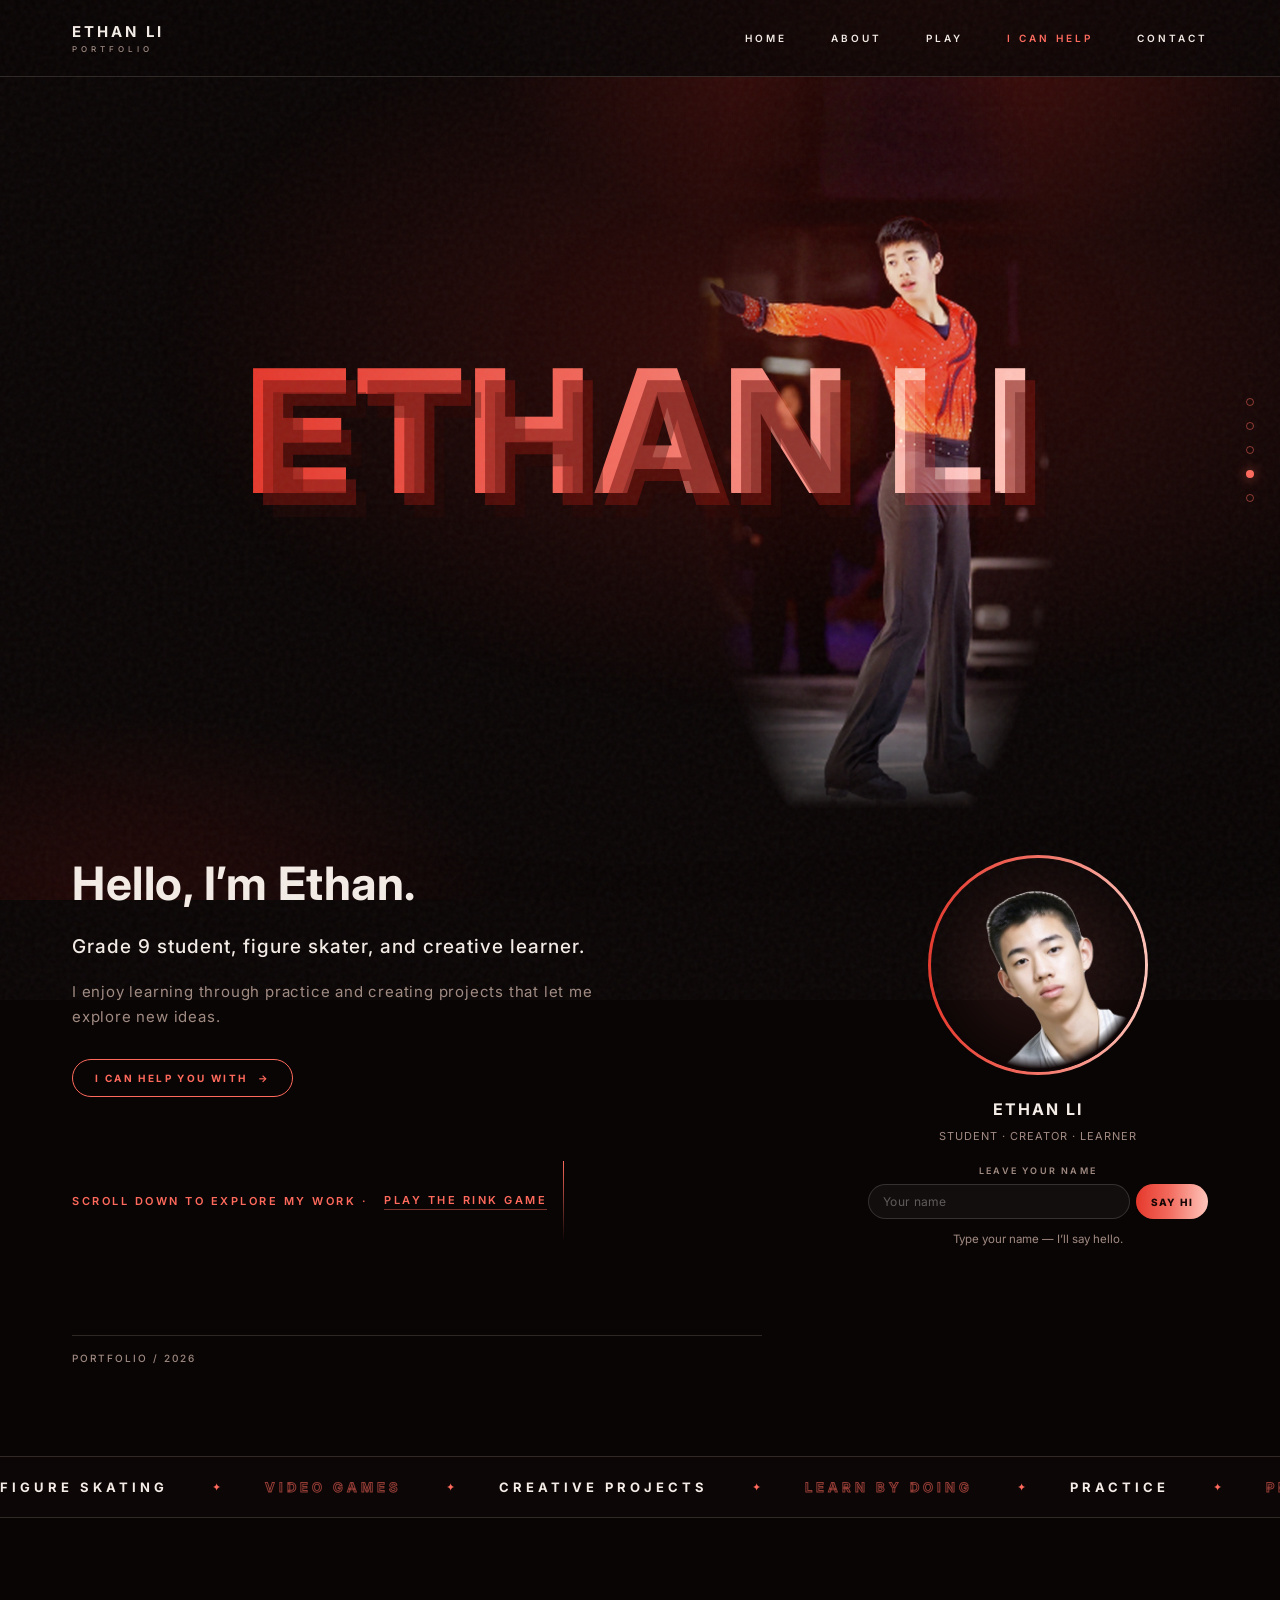
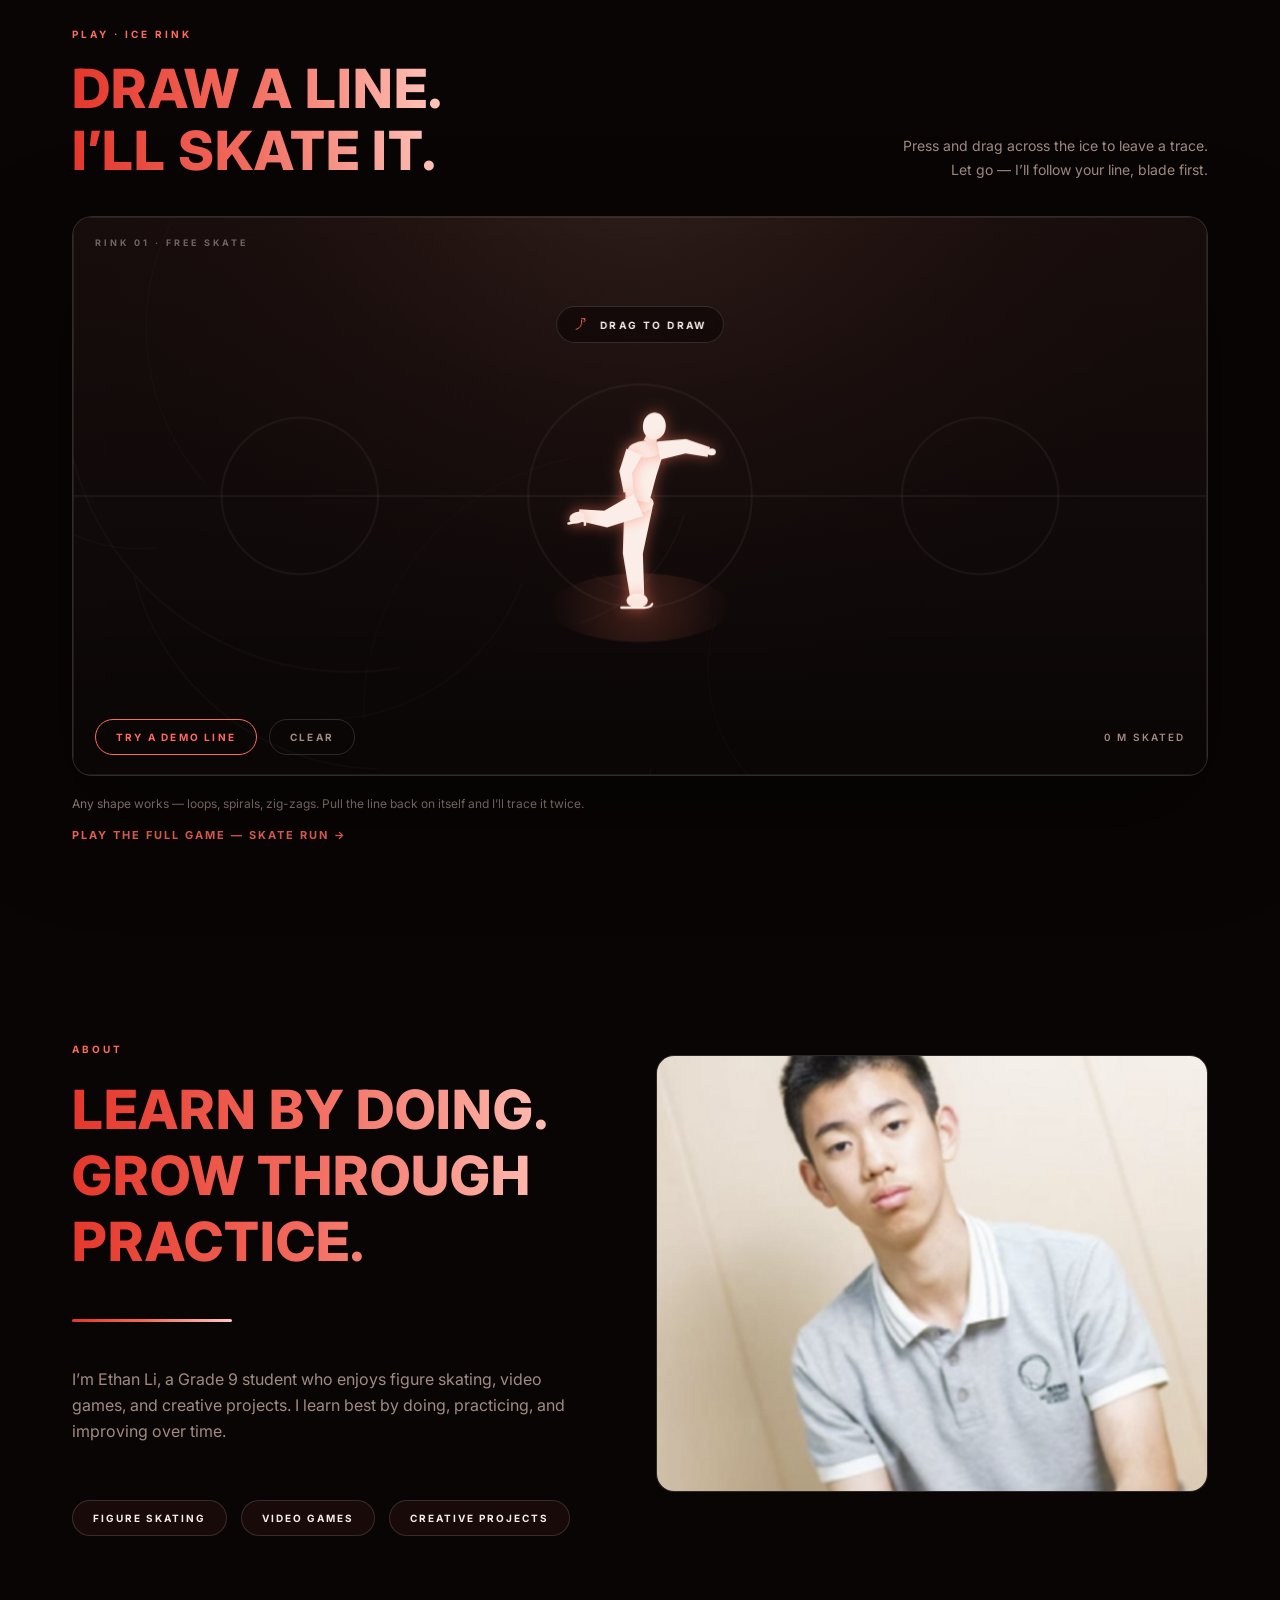
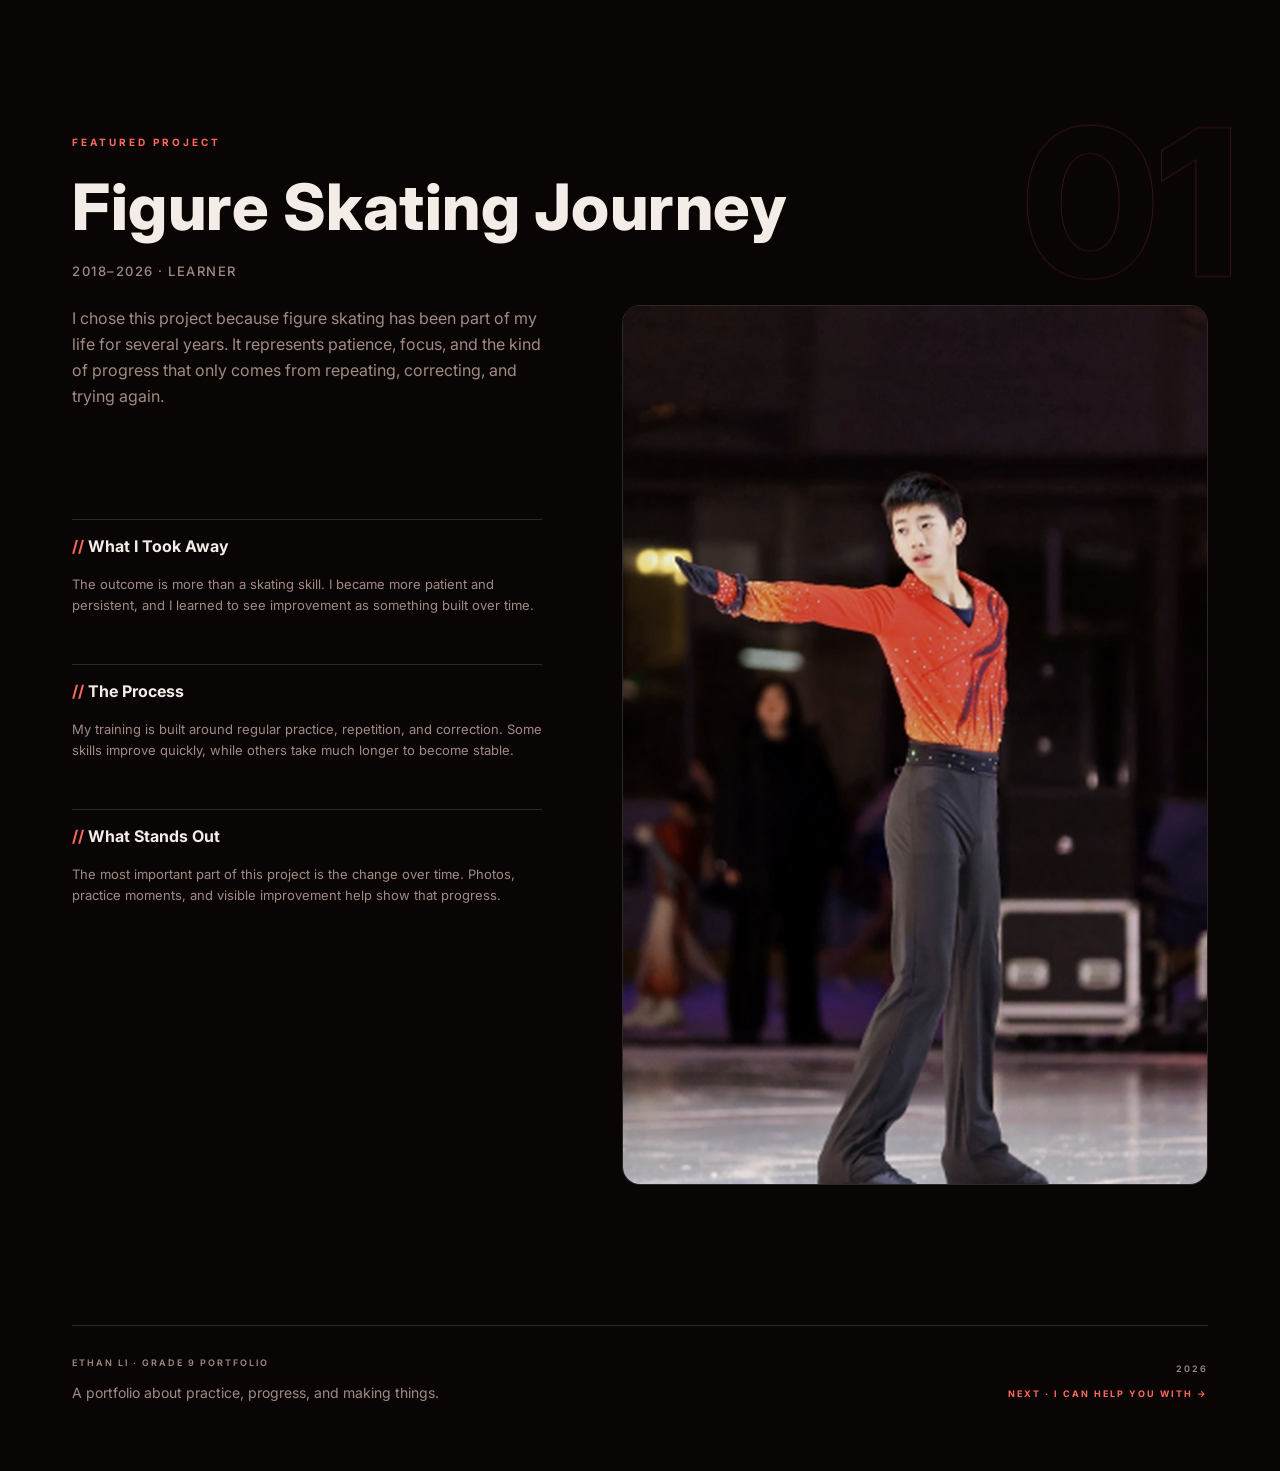
<file: index.html>
<!DOCTYPE html>
<html lang="en">
<head>
<meta charset="UTF-8" />
<meta name="viewport" content="width=device-width, initial-scale=1.0" />
<title>Ethan Li — Portfolio 2026</title>
<meta name="description" content="Portfolio of Ethan Li — Grade 9 student, figure skater and creative learner. Projects about practice, progress, and making things." />
<meta name="theme-color" content="#0A0505" />
<meta name="color-scheme" content="dark" />
<link rel="preconnect" href="https://fonts.googleapis.com" />
<link rel="preconnect" href="https://fonts.gstatic.com" crossorigin />
<link href="https://fonts.googleapis.com/css2?family=Inter:wght@400;500;600;700;800;900&display=swap" rel="stylesheet" />
<link rel="icon" href="data:image/svg+xml,%3Csvg%20xmlns='http://www.w3.org/2000/svg'%20viewBox='0%200%2032%2032'%3E%3Crect%20width='32'%20height='32'%20rx='7'%20fill='%230A0505'/%3E%3Ctext%20x='16'%20y='22'%20font-family='Arial'%20font-size='14'%20font-weight='700'%20text-anchor='middle'%20fill='%23FF6A5C'%3EEL%3C/text%3E%3C/svg%3E" />
<link rel="stylesheet" href="css/style.css" />
</head>
<body>

<div id="loader" aria-hidden="true">
  <div class="loader-name">ETHAN&nbsp;LI</div>
  <div class="loader-bar"><i></i></div>
</div>

<canvas id="particles" aria-hidden="true"></canvas>
<div id="spotlight" aria-hidden="true"></div>
<div id="grain" aria-hidden="true"></div>
<div id="progress" aria-hidden="true"></div>
<div id="cur-dot" aria-hidden="true"></div>
<div id="cur-ring" aria-hidden="true"></div>

<a class="skip-link" href="#about">Skip to content</a>

<header id="home">
  <div class="header-inner">
    <a class="logo" href="#home">ETHAN LI<span class="logo-sub">PORTFOLIO</span></a>
    <nav aria-label="Main">
      <a href="#home">Home</a>
      <a href="#about">About</a>
      <a href="play.html">Play</a>
      <a href="help.html" class="nav-cta">I can help</a>
      <a href="#contact">Contact</a>
    </nav>
  </div>
</header>

<!-- ============ HERO（参考图版：暗底 + 巨幅标题 + 人物抠像叠压） ============ -->
<section class="hero">
  <div class="hero-stage">
    <div class="title-wrap">
      <div class="display-name" aria-hidden="true">ETHAN&nbsp;LI</div>
    </div>
    <img class="hero-cutout" src="images/skater-cutout.png" alt="" fetchpriority="high" />
  </div>
  <div class="wrap hero-copy">
    <div class="hero-grid">
      <div>
        <h1>Hello, I&rsquo;m Ethan.</h1>
        <p class="tagline">Grade 9 student, figure skater, and creative learner.</p>
        <p class="sub">I enjoy learning through practice and creating projects that let me explore new ideas.</p>
        <a class="hero-cta" href="help.html">I can help you with <span aria-hidden="true">&rarr;</span></a>
        <div class="scroll-hint">Scroll down to explore my work &middot; <a href="#skate">play the rink game</a></div>
      </div>
      <aside class="hero-card">
        <div class="avatar-ring"><img src="images/portrait.png" alt="Portrait of Ethan Li" width="440" height="440" /></div>
        <div class="name">ETHAN LI</div>
        <div class="role">Student &middot; Creator &middot; Learner</div>

        <!-- 交互：访客输入名字 → 网页用他的名字打招呼（事件：input / submit） -->
        <form class="greet" id="greet" autocomplete="off">
          <label class="greet-label" for="greet-name">Leave your name</label>
          <div class="greet-row">
            <input class="greet-input" id="greet-name" name="visitor" type="text"
                   maxlength="24" placeholder="Your name" aria-describedby="greet-out" />
            <button class="greet-btn" type="submit">Say hi</button>
          </div>
          <p class="greet-out" id="greet-out" role="status" aria-live="polite">Type your name &mdash; I&rsquo;ll say hello.</p>
        </form>

      </aside>
    </div>
    <div class="hero-foot">
      <hr class="rule" />
      <span>Portfolio / 2026</span>
    </div>
  </div>
</section>

<!-- ============ 跑马灯装饰带（纯装饰） ============ -->
<div class="marquee" aria-hidden="true">
  <div class="marquee-track">
    <span>Figure Skating</span><i>✦</i><span class="ghost-txt">Video Games</span><i>✦</i>
    <span>Creative Projects</span><i>✦</i><span class="ghost-txt">Learn by Doing</span><i>✦</i>
    <span>Practice</span><i>✦</i><span class="ghost-txt">Progress</span><i>✦</i>
    <span>Figure Skating</span><i>✦</i><span class="ghost-txt">Video Games</span><i>✦</i>
    <span>Creative Projects</span><i>✦</i><span class="ghost-txt">Learn by Doing</span><i>✦</i>
    <span>Practice</span><i>✦</i><span class="ghost-txt">Progress</span><i>✦</i>
  </div>
</div>

<!-- ============ 冰场小游戏：画一条线，人物沿着它滑 ============ -->
<section class="rink" id="skate" aria-labelledby="rink-title">
  <div class="wrap">
    <div class="rink-head">
      <div>
        <div class="eyebrow">Play &middot; Ice Rink</div>
        <h2 id="rink-title">DRAW A LINE.<br />I&rsquo;LL SKATE IT.</h2>
      </div>
      <p class="rink-note">
        Press and drag across the ice to leave a trace.<br />
        Let go &mdash; I&rsquo;ll follow your line, blade first.
      </p>
    </div>

    <div class="rink-stage" id="rink-stage">
      <canvas id="rink-canvas" role="img"
              aria-label="An ice rink you can draw on. Drag to draw a line, then watch the skater glide along it."></canvas>

      <div class="rink-plate" aria-hidden="true">Rink 01 &middot; Free skate</div>

      <div class="rink-hint" id="rink-hint" aria-hidden="true">
        <svg viewBox="0 0 28 28"><path d="M5 22C11 20 14 16 14 10V7M14 4.5h5.5m-1.5 0 2 2.5-2 2.5" fill="none" stroke="currentColor" stroke-width="1.6" stroke-linecap="round" stroke-linejoin="round"/></svg>
        <span>Drag to draw</span>
      </div>

      <div class="rink-hud">
        <button class="rink-btn" type="button" id="rink-demo">Try a demo line</button>
        <button class="rink-btn rink-btn--ghost" type="button" id="rink-clear">Clear</button>
        <span class="rink-dist" id="rink-dist">0 m skated</span>
      </div>
    </div>

    <p class="rink-tip">Any shape works &mdash; loops, spirals, zig-zags. Pull the line back on itself and I&rsquo;ll trace it twice.</p>
    <a class="rink-more" href="play.html">Play the full game &mdash; Skate Run &rarr;</a>
  </div>
</section>

<!-- ============ ABOUT ============ -->
<section class="about" id="about" aria-labelledby="about-title">
  <div class="wrap">
    <div class="eyebrow">About</div>
    <div class="about-grid">
      <div>
        <h2 id="about-title">LEARN BY DOING.<br />GROW THROUGH PRACTICE.</h2>
        <div class="bar"></div>
        <p>I&rsquo;m Ethan Li, a Grade 9 student who enjoys figure skating, video games, and creative projects. I learn best by doing, practicing, and improving over time.</p>
        <div class="interests">
          <span>Figure Skating</span>
          <span>Video Games</span>
          <span>Creative Projects</span>
        </div>
      </div>
      <img src="images/about.png" alt="About Ethan" loading="lazy" decoding="async" />
    </div>
  </div>
</section>

<!-- ============ PROJECT 01 ============ -->
<section class="project" id="project-1" aria-labelledby="p1-title">
  <div class="ghost" aria-hidden="true">01</div>
  <div class="wrap">
    <div class="eyebrow">Featured Project</div>
    <h2 id="p1-title">Figure Skating Journey</h2>
    <div class="meta">2018&ndash;2026 &middot; Learner</div>
    <div class="project-layout">
      <div>
        <p class="intro">I chose this project because figure skating has been part of my life for several years. It represents patience, focus, and the kind of progress that only comes from repeating, correcting, and trying again.</p>
        <div class="facts facts--stack">
          <div>
            <h3>What I Took Away</h3>
            <p>The outcome is more than a skating skill. I became more patient and persistent, and I learned to see improvement as something built over time.</p>
          </div>
          <div>
            <h3>The Process</h3>
            <p>My training is built around regular practice, repetition, and correction. Some skills improve quickly, while others take much longer to become stable.</p>
          </div>
          <div>
            <h3>What Stands Out</h3>
            <p>The most important part of this project is the change over time. Photos, practice moments, and visible improvement help show that progress.</p>
          </div>
        </div>
      </div>
      <img class="side-img" src="images/skating.png" alt="Figure skating" loading="lazy" decoding="async" />
    </div>
  </div>
</section>

<!-- ============ FOOTER ============ -->
<footer id="contact">
  <div class="wrap">
    <hr class="rule" />
    <div class="footer-row">
      <div class="footer-left">
        <small>Ethan Li &middot; Grade 9 Portfolio</small>
        <div class="footer-desc">A portfolio about practice, progress, and making things.</div>
      </div>
      <div class="footer-right">
        <small>2026</small>
        <div class="footer-next"><a href="help.html" style="color:inherit;text-decoration:none;">Next &middot; I can help you with &rarr;</a></div>
      </div>
    </div>
  </div>
</footer>

<nav id="rail" aria-label="Sections"></nav>

<script src="js/main.js" defer></script>
<script src="js/fx.js" defer></script>
<script src="js/greet.js" defer></script>
<script src="js/skater.js" defer></script>
<script src="js/skate.js" defer></script>
</body>
</html>
</file>
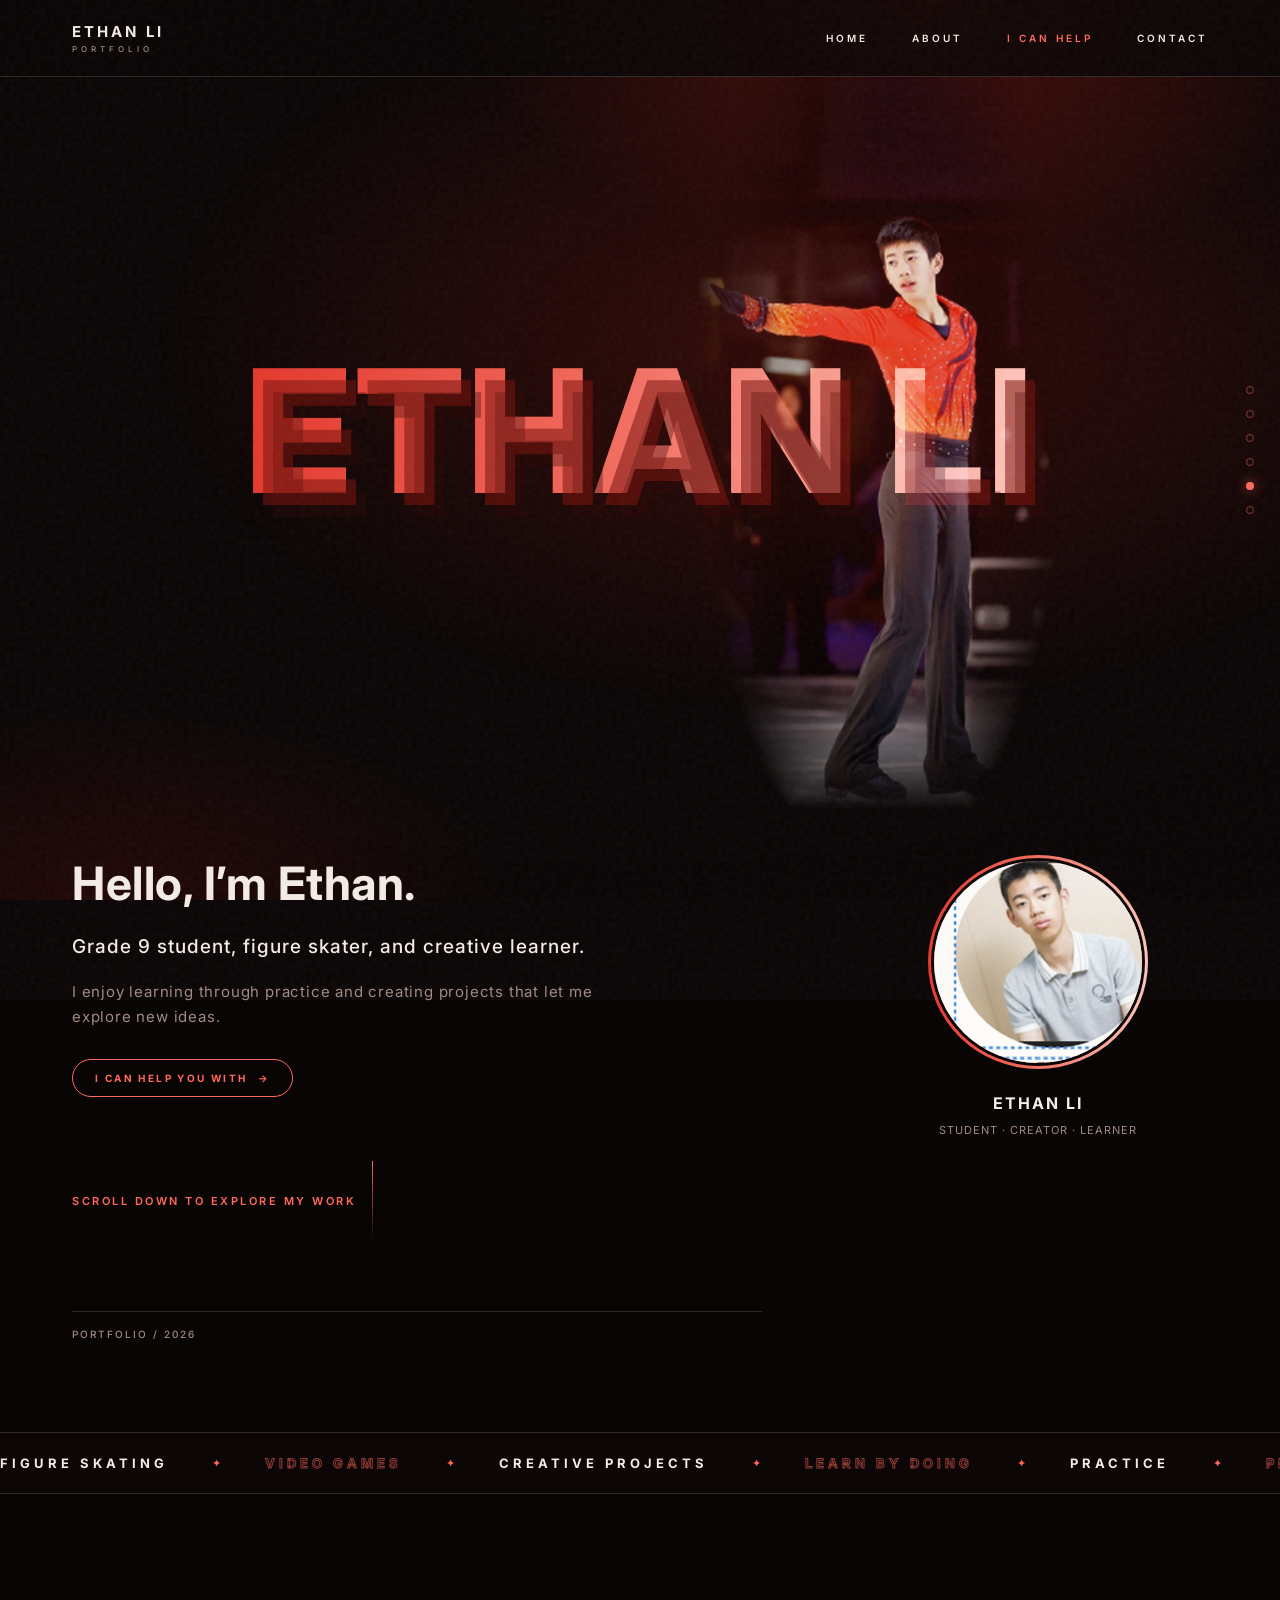
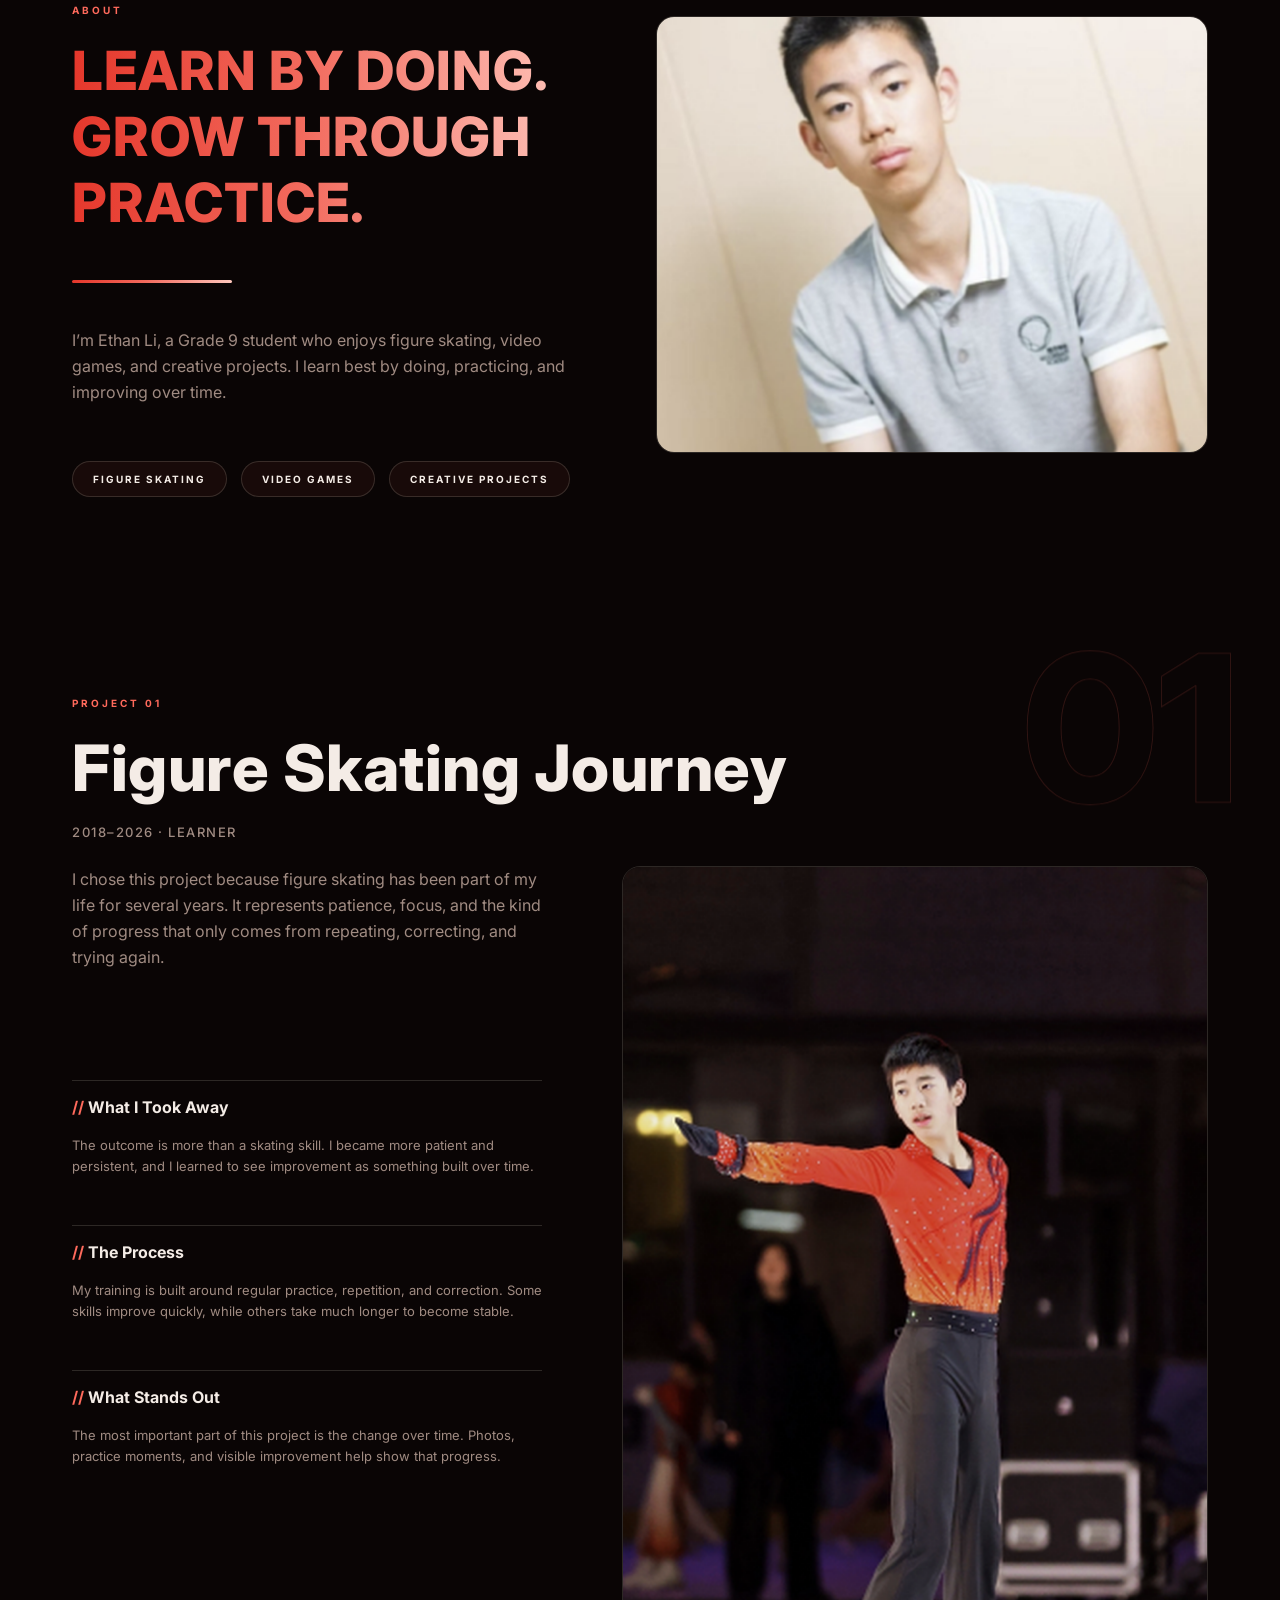
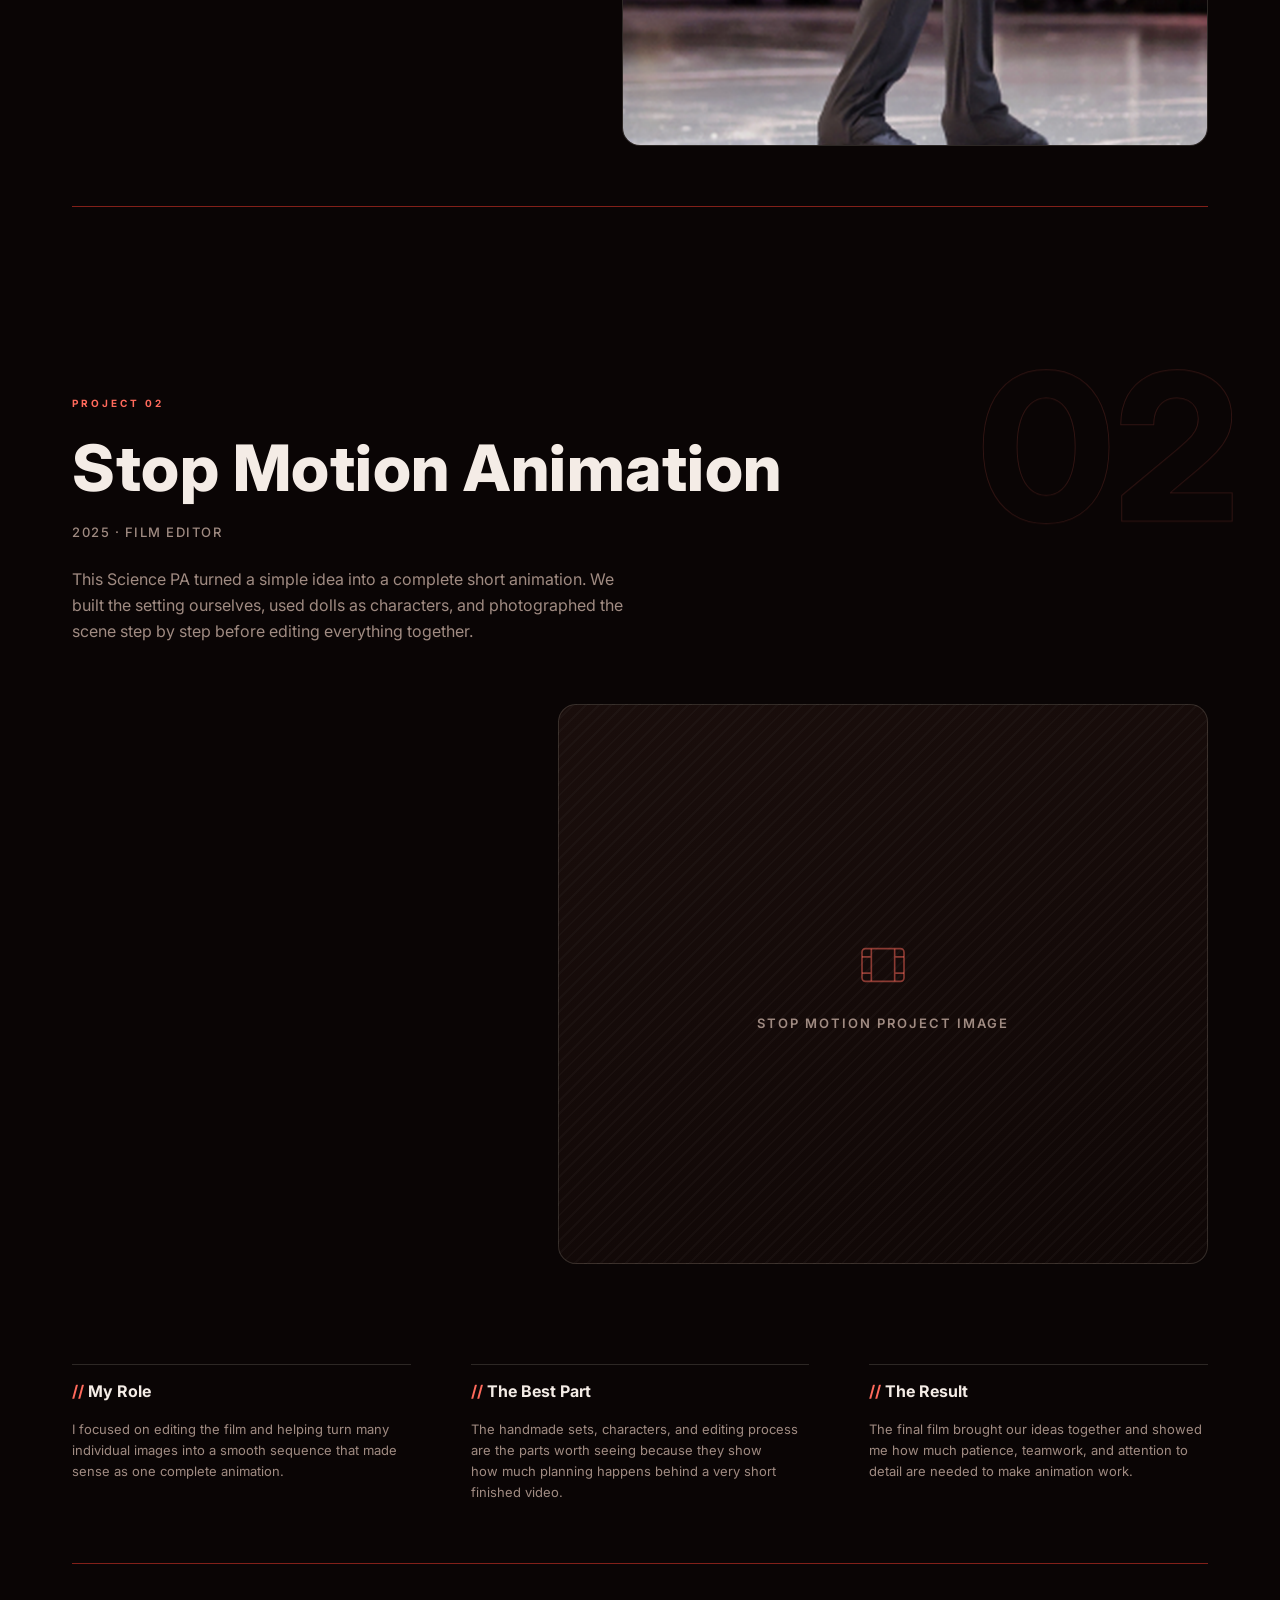
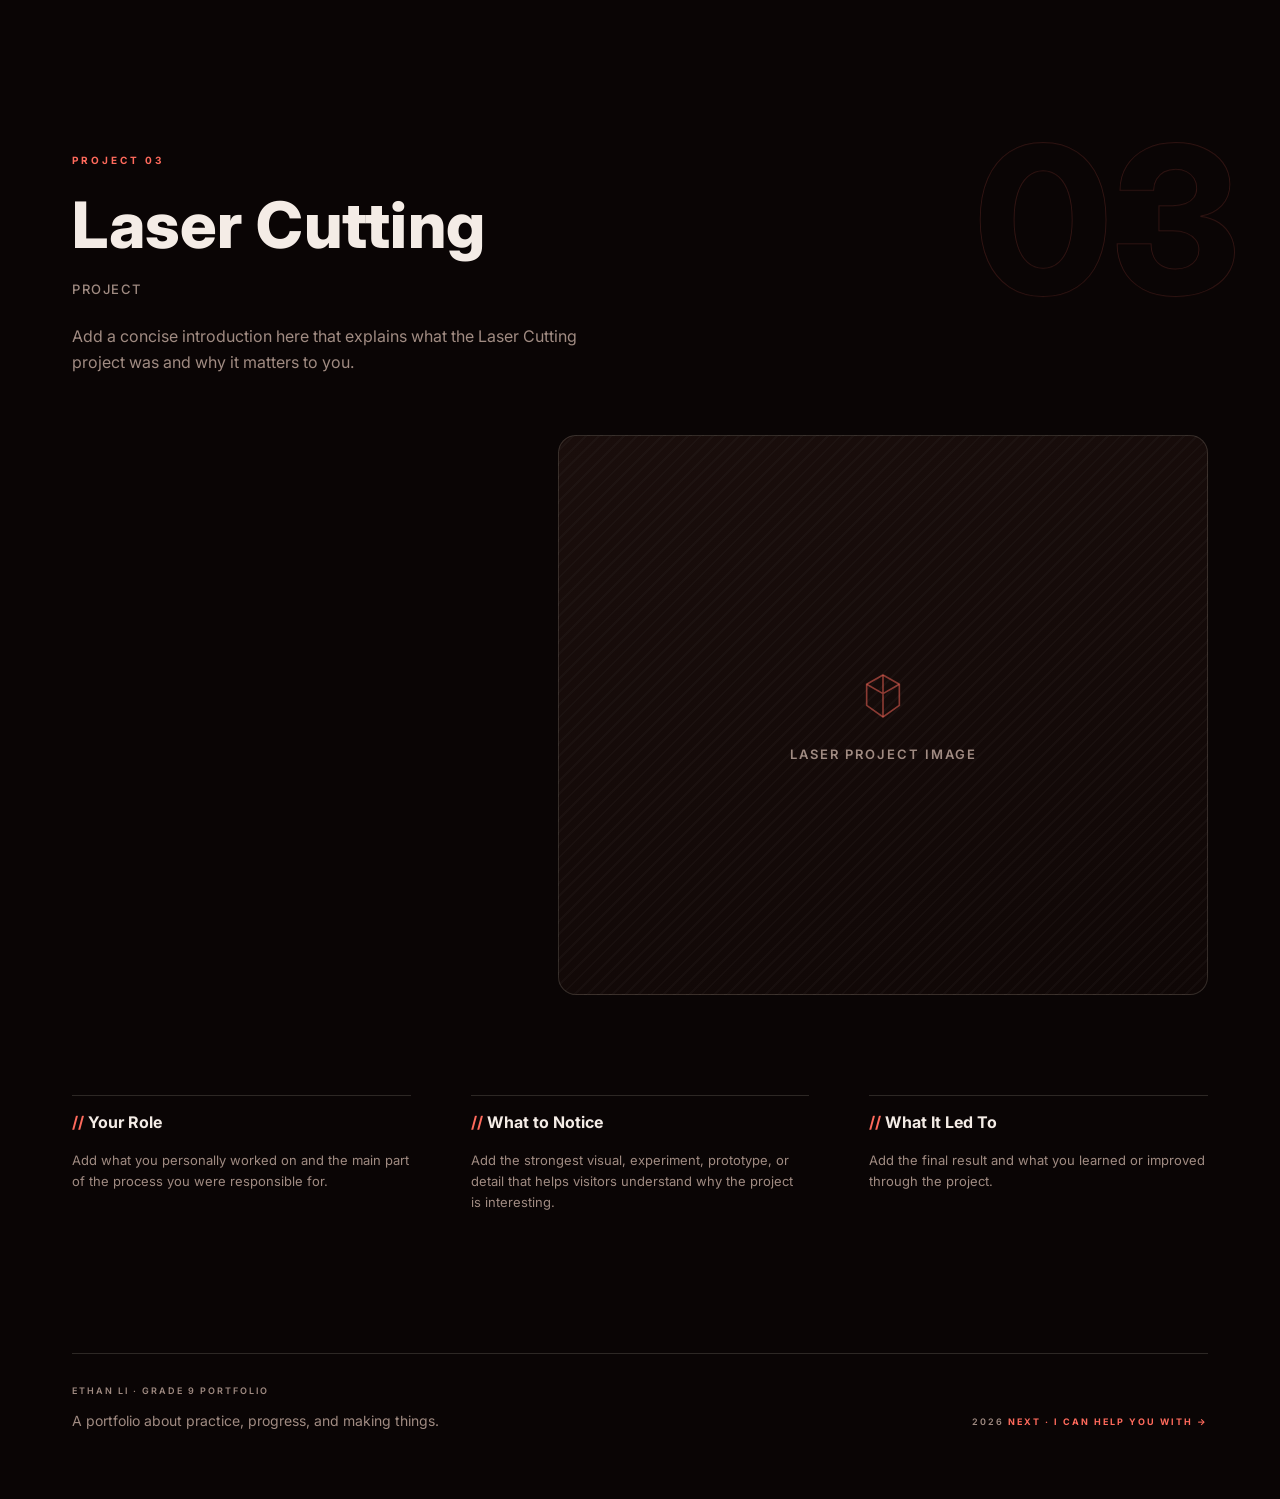
<file: portfolio-figma-assignment/index.html>
<!DOCTYPE html>
<html lang="en">
<head>
<meta charset="UTF-8" />
<meta name="viewport" content="width=device-width, initial-scale=1.0" />
<title>Ethan Li — Portfolio 2026</title>
<meta name="description" content="Portfolio of Ethan Li — Grade 9 student, figure skater and creative learner. Projects about practice, progress, and making things." />
<meta name="theme-color" content="#0A0505" />
<meta name="color-scheme" content="dark" />
<link rel="preconnect" href="https://fonts.googleapis.com" />
<link rel="preconnect" href="https://fonts.gstatic.com" crossorigin />
<link href="https://fonts.googleapis.com/css2?family=Inter:wght@400;500;600;700;800;900&display=swap" rel="stylesheet" />
<link rel="icon" href="data:image/svg+xml,%3Csvg%20xmlns='http://www.w3.org/2000/svg'%20viewBox='0%200%2032%2032'%3E%3Crect%20width='32'%20height='32'%20rx='7'%20fill='%230A0505'/%3E%3Ctext%20x='16'%20y='22'%20font-family='Arial'%20font-size='14'%20font-weight='700'%20text-anchor='middle'%20fill='%23FF6A5C'%3EEL%3C/text%3E%3C/svg%3E" />
<link rel="stylesheet" href="css/style.css" />
</head>
<body>

<div id="loader" aria-hidden="true">
  <div class="loader-name">ETHAN&nbsp;LI</div>
  <div class="loader-bar"><i></i></div>
</div>

<canvas id="particles" aria-hidden="true"></canvas>
<div id="spotlight" aria-hidden="true"></div>
<div id="grain" aria-hidden="true"></div>
<div id="progress" aria-hidden="true"></div>
<div id="cur-dot" aria-hidden="true"></div>
<div id="cur-ring" aria-hidden="true"></div>

<a class="skip-link" href="#about">Skip to content</a>

<header id="home">
  <div class="header-inner">
    <a class="logo" href="#home">ETHAN LI<span class="logo-sub">PORTFOLIO</span></a>
    <nav aria-label="Main">
      <a href="#home">Home</a>
      <a href="#about">About</a>
      <a href="help.html" class="nav-cta">I can help</a>
      <a href="#contact">Contact</a>
    </nav>
  </div>
</header>

<!-- ============ HERO（参考图版：暗底 + 巨幅标题 + 人物抠像叠压） ============ -->
<section class="hero">
  <div class="hero-stage">
    <div class="title-wrap">
      <div class="display-name" aria-hidden="true">ETHAN&nbsp;LI</div>
    </div>
    <img class="hero-cutout" src="images/skater-cutout.png" alt="" fetchpriority="high" />
  </div>
  <div class="wrap hero-copy">
    <div class="hero-grid">
      <div>
        <h1>Hello, I&rsquo;m Ethan.</h1>
        <p class="tagline">Grade 9 student, figure skater, and creative learner.</p>
        <p class="sub">I enjoy learning through practice and creating projects that let me explore new ideas.</p>
        <a class="hero-cta" href="help.html">I can help you with <span aria-hidden="true">&rarr;</span></a>
        <div class="scroll-hint">Scroll down to explore my work</div>
      </div>
      <aside class="hero-card">
        <div class="avatar-ring"><img src="images/portrait.png" alt="Portrait of Ethan Li" width="336" height="336" decoding="async" /></div>
        <div class="name">ETHAN LI</div>
        <div class="role">Student &middot; Creator &middot; Learner</div>
      </aside>
    </div>
    <div class="hero-foot">
      <hr class="rule" />
      <span>Portfolio / 2026</span>
    </div>
  </div>
</section>

<!-- ============ 跑马灯装饰带（纯装饰） ============ -->
<div class="marquee" aria-hidden="true">
  <div class="marquee-track">
    <span>Figure Skating</span><i>✦</i><span class="ghost-txt">Video Games</span><i>✦</i>
    <span>Creative Projects</span><i>✦</i><span class="ghost-txt">Learn by Doing</span><i>✦</i>
    <span>Practice</span><i>✦</i><span class="ghost-txt">Progress</span><i>✦</i>
    <span>Figure Skating</span><i>✦</i><span class="ghost-txt">Video Games</span><i>✦</i>
    <span>Creative Projects</span><i>✦</i><span class="ghost-txt">Learn by Doing</span><i>✦</i>
    <span>Practice</span><i>✦</i><span class="ghost-txt">Progress</span><i>✦</i>
  </div>
</div>

<!-- ============ ABOUT ============ -->
<section class="about" id="about" aria-labelledby="about-title">
  <div class="wrap">
    <div class="eyebrow">About</div>
    <div class="about-grid">
      <div>
        <h2 id="about-title">LEARN BY DOING.<br />GROW THROUGH PRACTICE.</h2>
        <div class="bar"></div>
        <p>I&rsquo;m Ethan Li, a Grade 9 student who enjoys figure skating, video games, and creative projects. I learn best by doing, practicing, and improving over time.</p>
        <div class="interests">
          <span>Figure Skating</span>
          <span>Video Games</span>
          <span>Creative Projects</span>
        </div>
      </div>
      <img src="images/about.png" alt="About Ethan" loading="lazy" decoding="async" />
    </div>
  </div>
</section>

<!-- ============ PROJECT 01 ============ -->
<section class="project" id="project-1" aria-labelledby="p1-title">
  <div class="ghost" aria-hidden="true">01</div>
  <div class="wrap">
    <div class="eyebrow">Project 01</div>
    <h2 id="p1-title">Figure Skating Journey</h2>
    <div class="meta">2018&ndash;2026 &middot; Learner</div>
    <div class="project-layout">
      <div>
        <p class="intro">I chose this project because figure skating has been part of my life for several years. It represents patience, focus, and the kind of progress that only comes from repeating, correcting, and trying again.</p>
        <div class="facts facts--stack">
          <div>
            <h3>What I Took Away</h3>
            <p>The outcome is more than a skating skill. I became more patient and persistent, and I learned to see improvement as something built over time.</p>
          </div>
          <div>
            <h3>The Process</h3>
            <p>My training is built around regular practice, repetition, and correction. Some skills improve quickly, while others take much longer to become stable.</p>
          </div>
          <div>
            <h3>What Stands Out</h3>
            <p>The most important part of this project is the change over time. Photos, practice moments, and visible improvement help show that progress.</p>
          </div>
        </div>
      </div>
      <img class="side-img" src="images/skating.png" alt="Figure skating" loading="lazy" decoding="async" />
    </div>
    <hr class="section-divider" />
  </div>
</section>

<!-- ============ PROJECT 02 ============ -->
<section class="project" id="project-2" aria-labelledby="p2-title">
  <div class="ghost" aria-hidden="true">02</div>
  <div class="wrap">
    <div class="eyebrow">Project 02</div>
    <h2 id="p2-title">Stop Motion Animation</h2>
    <div class="meta">2025 &middot; Film Editor</div>
    <p class="intro">This Science PA turned a simple idea into a complete short animation. We built the setting ourselves, used dolls as characters, and photographed the scene step by step before editing everything together.</p>
    <div class="project-img big-img">
      <svg class="ph-icon" viewBox="0 0 48 48" fill="none" stroke="currentColor" stroke-width="1.4" aria-hidden="true">
        <rect x="6" y="10" width="36" height="28" rx="3" />
        <path d="M14 10v28M34 10v28M6 17h8M6 31h8M34 17h8M34 31h8" />
      </svg>
      <span>STOP MOTION PROJECT IMAGE</span>
    </div>
    <div class="facts">
      <div>
        <h3>My Role</h3>
        <p>I focused on editing the film and helping turn many individual images into a smooth sequence that made sense as one complete animation.</p>
      </div>
      <div>
        <h3>The Best Part</h3>
        <p>The handmade sets, characters, and editing process are the parts worth seeing because they show how much planning happens behind a very short finished video.</p>
      </div>
      <div>
        <h3>The Result</h3>
        <p>The final film brought our ideas together and showed me how much patience, teamwork, and attention to detail are needed to make animation work.</p>
      </div>
    </div>
    <hr class="section-divider" />
  </div>
</section>

<!-- ============ PROJECT 03 ============ -->
<section class="project" id="project-3" aria-labelledby="p3-title">
  <div class="ghost" aria-hidden="true">03</div>
  <div class="wrap">
    <div class="eyebrow">Project 03</div>
    <h2 id="p3-title">Laser Cutting</h2>
    <div class="meta">Project</div>
    <p class="intro">Add a concise introduction here that explains what the Laser Cutting project was and why it matters to you.</p>
    <div class="project-img big-img">
      <svg class="ph-icon" viewBox="0 0 48 48" fill="none" stroke="currentColor" stroke-width="1.4" aria-hidden="true">
        <path d="M24 6l14 8v18L24 42 10 32V14z" />
        <path d="M24 6v36M10 14l14 8 14-8" />
      </svg>
      <span>LASER PROJECT IMAGE</span>
    </div>
    <div class="facts">
      <div>
        <h3>Your Role</h3>
        <p>Add what you personally worked on and the main part of the process you were responsible for.</p>
      </div>
      <div>
        <h3>What to Notice</h3>
        <p>Add the strongest visual, experiment, prototype, or detail that helps visitors understand why the project is interesting.</p>
      </div>
      <div>
        <h3>What It Led To</h3>
        <p>Add the final result and what you learned or improved through the project.</p>
      </div>
    </div>
  </div>
</section>

<!-- ============ FOOTER ============ -->
<footer id="contact">
  <div class="wrap">
    <hr class="rule" />
    <div class="footer-row">
      <div class="footer-left">
        <small>Ethan Li &middot; Grade 9 Portfolio</small>
        <div class="footer-desc">A portfolio about practice, progress, and making things.</div>
      </div>
      <div class="footer-right">
        <small>2026</small>
        <div class="footer-next"><a href="help.html" style="color:inherit;text-decoration:none;">Next &middot; I can help you with &rarr;</a></div>
      </div>
    </div>
  </div>
</footer>

<nav id="rail" aria-label="Sections"></nav>

<script src="js/main.js" defer></script>
<script src="js/fx.js" defer></script>
</body>
</html>
</file>
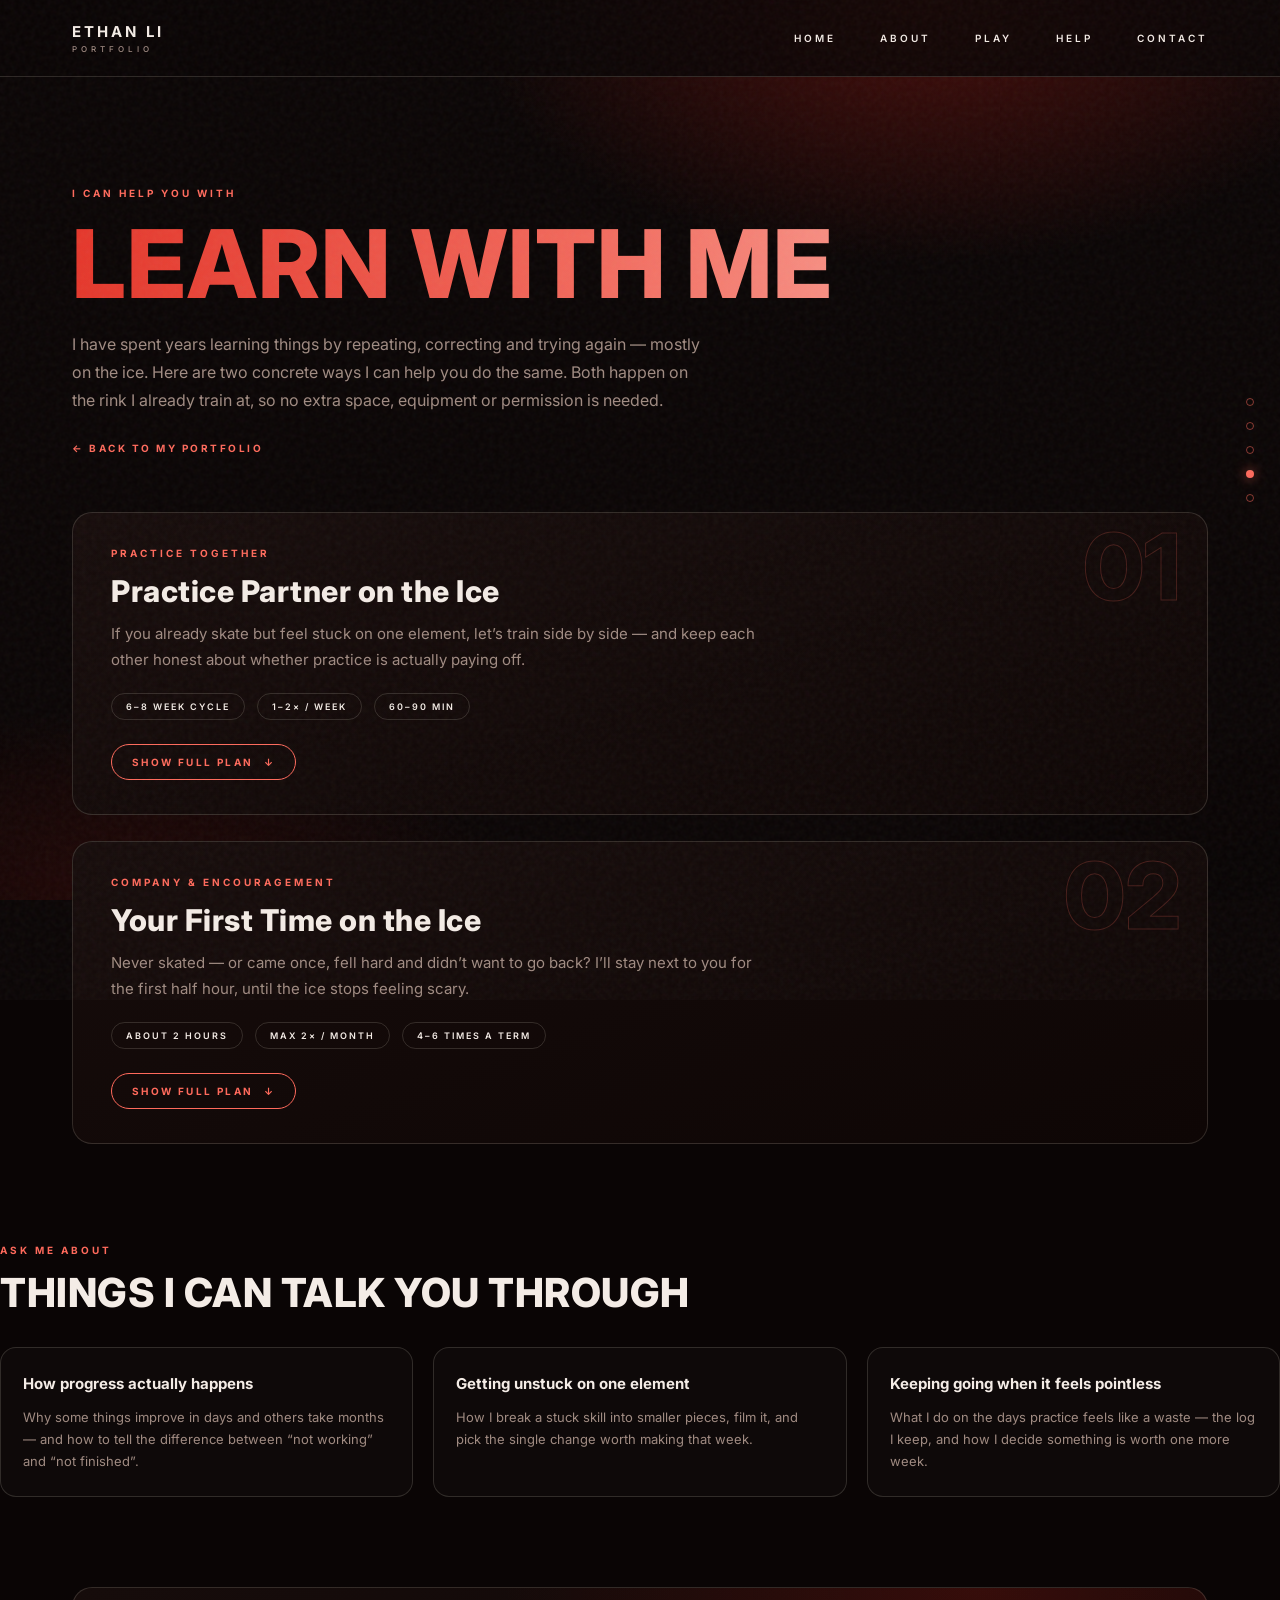
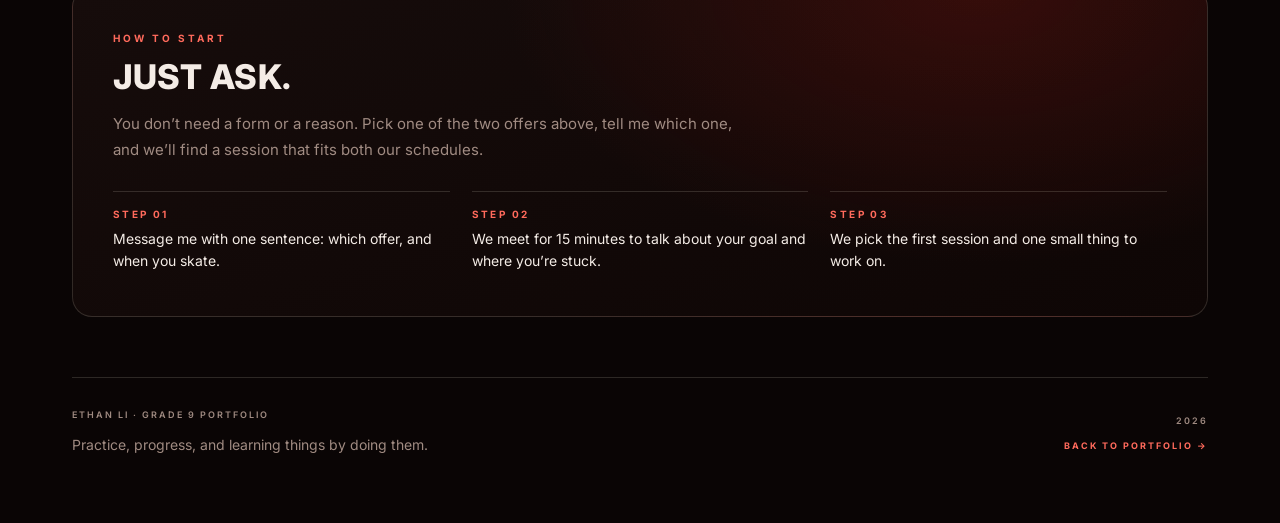
<file: help.html>
<!DOCTYPE html>
<html lang="en">
<head>
<meta charset="UTF-8" />
<meta name="viewport" content="width=device-width, initial-scale=1.0" />
<title>I Can Help You With — Ethan Li</title>
<meta name="description" content="Two ways Ethan Li can help: a practice partner on the ice, and company for your first time skating. Ask me about progress, practice and making things." />
<meta name="theme-color" content="#0A0505" />
<meta name="color-scheme" content="dark" />
<link rel="preconnect" href="https://fonts.googleapis.com" />
<link rel="preconnect" href="https://fonts.gstatic.com" crossorigin />
<link href="https://fonts.googleapis.com/css2?family=Inter:wght@400;500;600;700;800;900&display=swap" rel="stylesheet" />
<link rel="icon" href="data:image/svg+xml,%3Csvg%20xmlns='http://www.w3.org/2000/svg'%20viewBox='0%200%2032%2032'%3E%3Crect%20width='32'%20height='32'%20rx='7'%20fill='%230A0505'/%3E%3Ctext%20x='16'%20y='22'%20font-family='Arial'%20font-size='14'%20font-weight='700'%20text-anchor='middle'%20fill='%23FF6A5C'%3EEL%3C/text%3E%3C/svg%3E" />
<link rel="stylesheet" href="css/style.css" />
</head>
<body>

<canvas id="particles" aria-hidden="true"></canvas>
<div id="spotlight" aria-hidden="true"></div>
<div id="grain" aria-hidden="true"></div>
<div id="progress" aria-hidden="true"></div>
<div id="cur-dot" aria-hidden="true"></div>
<div id="cur-ring" aria-hidden="true"></div>

<a class="skip-link" href="#offers">Skip to content</a>

<header id="help-top">
  <div class="header-inner">
    <a class="logo" href="index.html">ETHAN LI<span class="logo-sub">PORTFOLIO</span></a>
    <nav aria-label="Main">
      <a href="index.html#home">Home</a>
      <a href="index.html#about">About</a>
      <a href="play.html">Play</a>
      <a href="help.html">Help</a>
      <a href="index.html#contact">Contact</a>
    </nav>
  </div>
</header>

<!-- ============ HERO ============ -->
<section class="help-hero">
  <div class="wrap">
    <div class="eyebrow">I can help you with</div>
    <h1 class="help-title">LEARN WITH ME</h1>
    <p class="help-lead">
      I have spent years learning things by repeating, correcting and trying again — mostly on the ice.
      Here are two concrete ways I can help you do the same. Both happen on the rink I already train at,
      so no extra space, equipment or permission is needed.
    </p>
    <a class="help-back" href="index.html">&larr; Back to my portfolio</a>
  </div>
</section>

<!-- ============ 两项提议（可展开详情） ============ -->
<section class="wrap" id="offers">
  <div class="offers">

    <!-- Offer 01 -->
    <article class="offer">
      <div class="offer-num" aria-hidden="true">01</div>
      <div class="eyebrow">Practice together</div>
      <h3>Practice Partner on the Ice</h3>
      <p class="pitch">
        If you already skate but feel stuck on one element, let&rsquo;s train side by side — and keep
        each other honest about whether practice is actually paying off.
      </p>
      <div class="offer-meta">
        <span>6&ndash;8 week cycle</span>
        <span>1&ndash;2&times; / week</span>
        <span>60&ndash;90 min</span>
      </div>
      <button class="toggle-btn" type="button" aria-expanded="false" aria-controls="details-01">
        Show full plan <span class="chev" aria-hidden="true">&darr;</span>
      </button>
      <div class="offer-details" id="details-01">
        <dl>
          <dt>Who it&rsquo;s for</dt>
          <dd>Skaters who know the basics but got stuck on one element — a back outside edge, a three-turn, a first jump — and feel like practising stopped making a difference.</dd>
          <dt>What we&rsquo;ll do</dt>
          <dd>Skate together once or twice a week, each on our own goal. Every 20 minutes we watch each other once, film a short clip, and name <strong>one</strong> thing to change. Off the ice we spend 5 minutes writing what improved and what&rsquo;s next, on one shared log. I won&rsquo;t teach or contradict your coach — I&rsquo;m there so someone is training with you, and someone sees your progress.</dd>
          <dt>My experience</dt>
          <dd>I&rsquo;ve skated for several years. Some elements clicked in a few days; others took months of repeating and correcting before they were stable. I know the feeling of practising hard and seeing nothing change — and how much easier it is to keep going when someone is next to you.</dd>
          <dt>Time I can give</dt>
          <dd>1&ndash;2 sessions a week, 60&ndash;90 minutes each, folded into my own training. One cycle runs 6&ndash;8 weeks.</dd>
          <dt>How to start</dt>
          <dd>Just tell me &ldquo;I want someone to practise with.&rdquo; We&rsquo;ll talk about what you&rsquo;re working on and where you&rsquo;re stuck, then set one 6-week goal — for example, making the back outside edge feel stable.</dd>
        </dl>
      </div>
    </article>

    <!-- Offer 02 -->
    <article class="offer">
      <div class="offer-num" aria-hidden="true">02</div>
      <div class="eyebrow">Company &amp; encouragement</div>
      <h3>Your First Time on the Ice</h3>
      <p class="pitch">
        Never skated — or came once, fell hard and didn&rsquo;t want to go back? I&rsquo;ll stay next to
        you for the first half hour, until the ice stops feeling scary.
      </p>
      <div class="offer-meta">
        <span>About 2 hours</span>
        <span>Max 2&times; / month</span>
        <span>4&ndash;6 times a term</span>
      </div>
      <button class="toggle-btn" type="button" aria-expanded="false" aria-controls="details-02">
        Show full plan <span class="chev" aria-hidden="true">&darr;</span>
      </button>
      <div class="offer-details" id="details-02">
        <dl>
          <dt>Who it&rsquo;s for</dt>
          <dd>Anyone who has never been on the ice, or came once, fell hard and got scared — especially younger students at their first skating event.</dd>
          <dt>What we&rsquo;ll do</dt>
          <dd>Ten minutes on the ground first: how to fall, how to stand up, the rules of the rink. Then 30 minutes right beside you, holding on until you can walk on your own. I won&rsquo;t teach technique — the point is that the ice feels safe and that falling is survivable. We finish with one small win, like letting go of the boards for a few metres.</dd>
          <dt>My experience</dt>
          <dd>The first time I stepped on the ice I wouldn&rsquo;t let go of the boards, and I fell hard enough to remember it. Someone stayed next to me while I let go step by step — that&rsquo;s how I learned that fear can be walked through when you&rsquo;re not alone. I&rsquo;ve since taken friends onto the ice for the first time.</dd>
          <dt>Time I can give</dt>
          <dd>About 2 hours per session, at most twice a month — roughly 4&ndash;6 sessions in a term.</dd>
          <dt>How to start</dt>
          <dd>Tell me a week before an open session or a class event and I&rsquo;ll confirm the time, or simply ask &ldquo;can you come on the ice with me this Saturday?&rdquo;</dd>
        </dl>
      </div>
    </article>

  </div>
</section>

<!-- ============ ASK ME ABOUT ============ -->
<section class="ask wrap" id="ask">
  <div class="eyebrow">Ask me about</div>
  <h2>THINGS I CAN TALK YOU THROUGH</h2>
  <div class="ask-grid">
    <div class="ask-card">
      <div class="q">How progress actually happens</div>
      <div class="a">Why some things improve in days and others take months — and how to tell the difference between &ldquo;not working&rdquo; and &ldquo;not finished&rdquo;.</div>
    </div>
    <div class="ask-card">
      <div class="q">Getting unstuck on one element</div>
      <div class="a">How I break a stuck skill into smaller pieces, film it, and pick the single change worth making that week.</div>
    </div>
    <div class="ask-card">
      <div class="q">Keeping going when it feels pointless</div>
      <div class="a">What I do on the days practice feels like a waste — the log I keep, and how I decide something is worth one more week.</div>
    </div>
  </div>
</section>

<!-- ============ HOW TO START ============ -->
<section class="wrap" id="start">
  <div class="start-band">
    <div class="eyebrow">How to start</div>
    <h2>JUST ASK.</h2>
    <p>You don&rsquo;t need a form or a reason. Pick one of the two offers above, tell me which one, and we&rsquo;ll find a session that fits both our schedules.</p>
    <div class="start-steps">
      <div><b>Step 01</b><span>Message me with one sentence: which offer, and when you skate.</span></div>
      <div><b>Step 02</b><span>We meet for 15 minutes to talk about your goal and where you&rsquo;re stuck.</span></div>
      <div><b>Step 03</b><span>We pick the first session and one small thing to work on.</span></div>
    </div>
  </div>
</section>

<!-- ============ FOOTER ============ -->
<footer id="contact">
  <div class="wrap">
    <hr class="rule" />
    <div class="footer-row">
      <div class="footer-left">
        <small>Ethan Li &middot; Grade 9 Portfolio</small>
        <div class="footer-desc">Practice, progress, and learning things by doing them.</div>
      </div>
      <div class="footer-right">
        <small>2026</small>
        <div class="footer-next"><a href="index.html" style="color:inherit;text-decoration:none;">Back to portfolio &rarr;</a></div>
      </div>
    </div>
  </div>
</footer>

<nav id="rail" aria-label="Sections"></nav>

<script src="js/main.js" defer></script>
<script src="js/fx.js" defer></script>
</body>
</html>
</file>
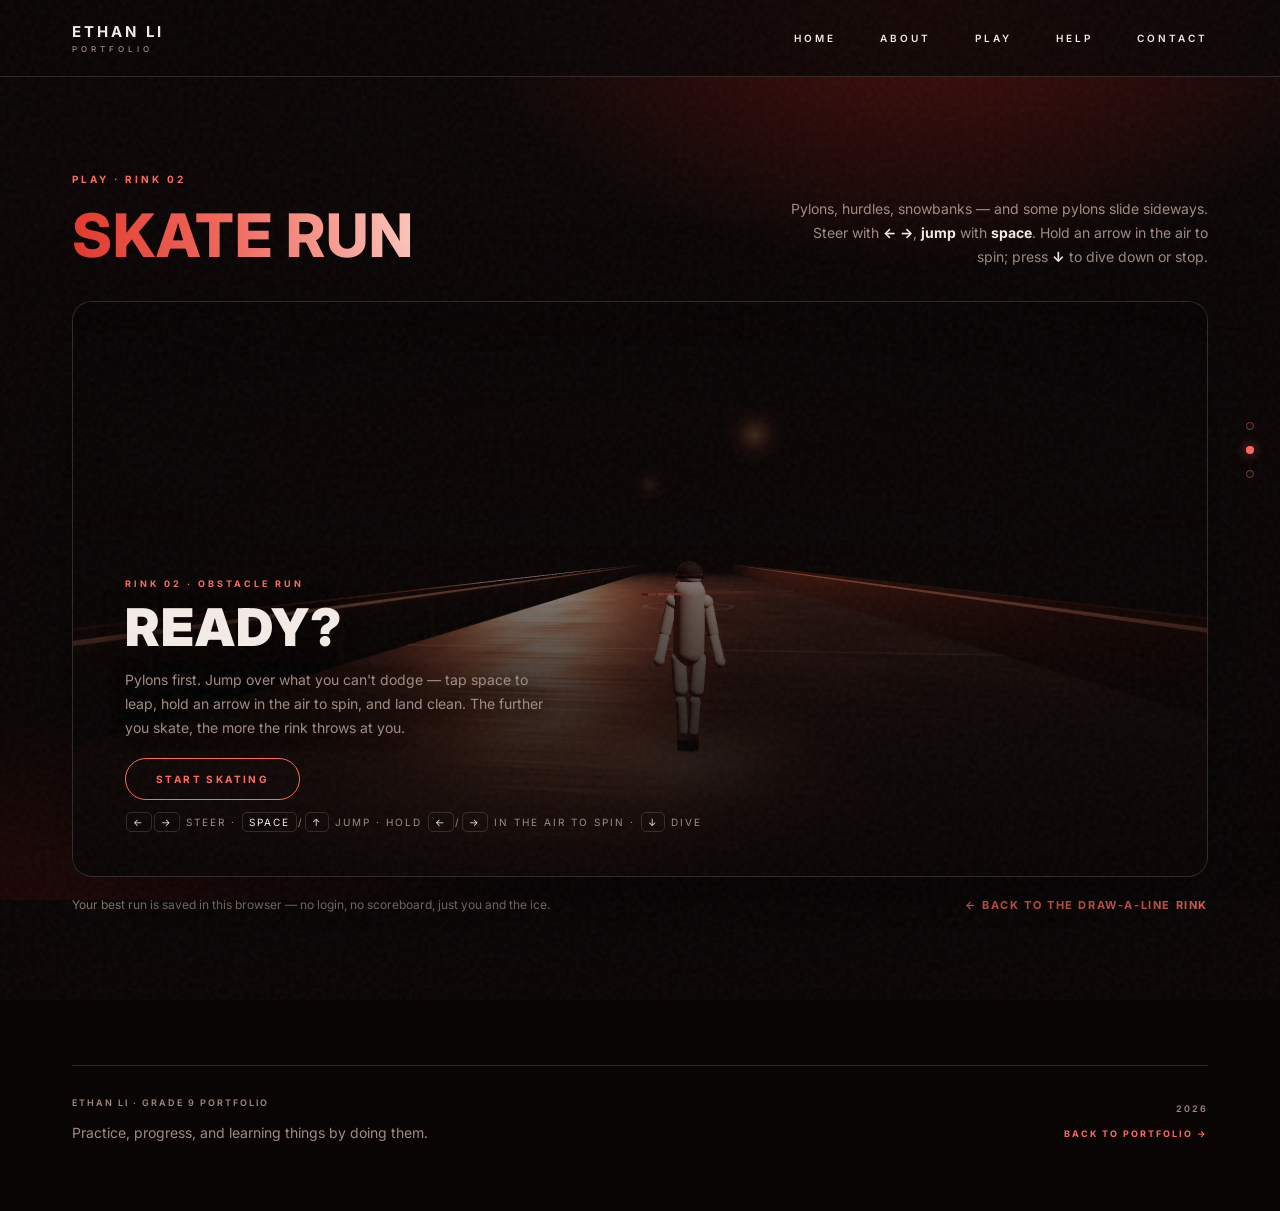
<file: play.html>
<!DOCTYPE html>
<html lang="en">
<head>
<meta charset="UTF-8" />
<meta name="viewport" content="width=device-width, initial-scale=1.0" />
<title>Skate Run — Ethan Li</title>
<meta name="description" content="A small 3D skating game by Ethan Li: pylons slide up the ice and keep coming faster. Steer left and right, stay on your feet, chase your best distance." />
<meta name="theme-color" content="#0A0505" />
<meta name="color-scheme" content="dark" />
<link rel="preconnect" href="https://fonts.googleapis.com" />
<link rel="preconnect" href="https://fonts.gstatic.com" crossorigin />
<link href="https://fonts.googleapis.com/css2?family=Inter:wght@400;500;600;700;800;900&display=swap" rel="stylesheet" />
<link rel="icon" href="data:image/svg+xml,%3Csvg%20xmlns='http://www.w3.org/2000/svg'%20viewBox='0%200%2032%2032'%3E%3Crect%20width='32'%20height='32'%20rx='7'%20fill='%230A0505'/%3E%3Ctext%20x='16'%20y='22'%20font-family='Arial'%20font-size='14'%20font-weight='700'%20text-anchor='middle'%20fill='%23FF6A5C'%3EEL%3C/text%3E%3C/svg%3E" />
<link rel="stylesheet" href="css/style.css" />
</head>
<body>

<canvas id="particles" aria-hidden="true"></canvas>
<div id="spotlight" aria-hidden="true"></div>
<div id="grain" aria-hidden="true"></div>
<div id="progress" aria-hidden="true"></div>
<div id="cur-dot" aria-hidden="true"></div>
<div id="cur-ring" aria-hidden="true"></div>

<a class="skip-link" href="#game">Skip to the game</a>

<header id="top">
  <div class="header-inner">
    <a class="logo" href="index.html">ETHAN LI<span class="logo-sub">PORTFOLIO</span></a>
    <nav aria-label="Main">
      <a href="index.html#home">Home</a>
      <a href="index.html#about">About</a>
      <a href="play.html">Play</a>
      <a href="help.html">Help</a>
      <a href="index.html#contact">Contact</a>
    </nav>
  </div>
</header>

<!-- ============ 游戏区 ============ -->
<section class="arcade" id="game" aria-labelledby="arcade-title">
  <div class="wrap">
    <div class="arcade-head">
      <div>
        <div class="eyebrow">Play &middot; Rink 02</div>
        <h1 class="arcade-title" id="arcade-title">SKATE RUN</h1>
      </div>
      <p class="arcade-lead">
        Pylons, hurdles, snowbanks — and some pylons slide sideways.<br />
        Steer with <b>&larr;</b> <b>&rarr;</b>, <b>jump</b> with <b>space</b>.
        Hold an arrow in the air to spin; press <b>&darr;</b> to dive down or stop.
      </p>
    </div>

    <div class="game-shell" id="game-stage">
      <canvas id="game-canvas" role="img"
              aria-label="A 3D ice rink obstacle game. Pylons slide toward you down the rink; steer the skater left and right to avoid them."></canvas>

      <div class="game-hud" aria-hidden="true">
        <div class="hud-box">
          <span class="hud-k">Distance</span>
          <span class="hud-v" id="game-dist">0 m</span>
        </div>
        <div class="hud-box hud-box--right">
          <span class="hud-k">Best</span>
          <span class="hud-v" id="game-best">0 m</span>
        </div>
      </div>

      <button class="game-jump" type="button" id="jump-btn" aria-label="Jump">JUMP</button>

      <div class="game-overlay" id="game-overlay">
        <div class="overlay-eyebrow" id="game-eyebrow">Rink 02 &middot; Obstacle run</div>
        <h2 class="overlay-title" id="game-title">READY?</h2>

        <p class="overlay-text" id="game-text">Pylons first. Jump over what you can't dodge — tap space to leap, hold an arrow in the air to spin, and land clean. The further you skate, the more the rink throws at you.</p>
        <button class="game-btn" type="button" id="game-start">Start skating</button>
        <div class="game-keys">
          <span class="keys-desk"><span class="kbd">&larr;</span><span class="kbd">&rarr;</span> steer &middot; <span class="kbd">space</span>/<span class="kbd">&uarr;</span> jump &middot; hold <span class="kbd">&larr;</span>/<span class="kbd">&rarr;</span> in the air to spin &middot; <span class="kbd">&darr;</span> dive</span>
          <span class="keys-touch">Drag on the ice to steer &middot; tap JUMP to leap</span>
        </div>
      </div>
    </div>

    <div class="arcade-foot">
      <p class="arcade-tip">Your best run is saved in this browser &mdash; no login, no scoreboard, just you and the ice.</p>
      <a class="arcade-back" href="index.html#skate">&larr; Back to the draw-a-line rink</a>
    </div>
  </div>
</section>

<!-- ============ FOOTER ============ -->
<footer id="contact">
  <div class="wrap">
    <hr class="rule" />
    <div class="footer-row">
      <div class="footer-left">
        <small>Ethan Li &middot; Grade 9 Portfolio</small>
        <div class="footer-desc">Practice, progress, and learning things by doing them.</div>
      </div>
      <div class="footer-right">
        <small>2026</small>
        <div class="footer-next"><a href="index.html" style="color:inherit;text-decoration:none;">Back to portfolio &rarr;</a></div>
      </div>
    </div>
  </div>
</footer>

<nav id="rail" aria-label="Sections"></nav>

<script src="js/main.js" defer></script>
<script src="js/fx.js" defer></script>
<script src="vendor/three.min.js" defer></script>
<script src="js/rink3d.js" defer></script>
</body>
</html>
</file>
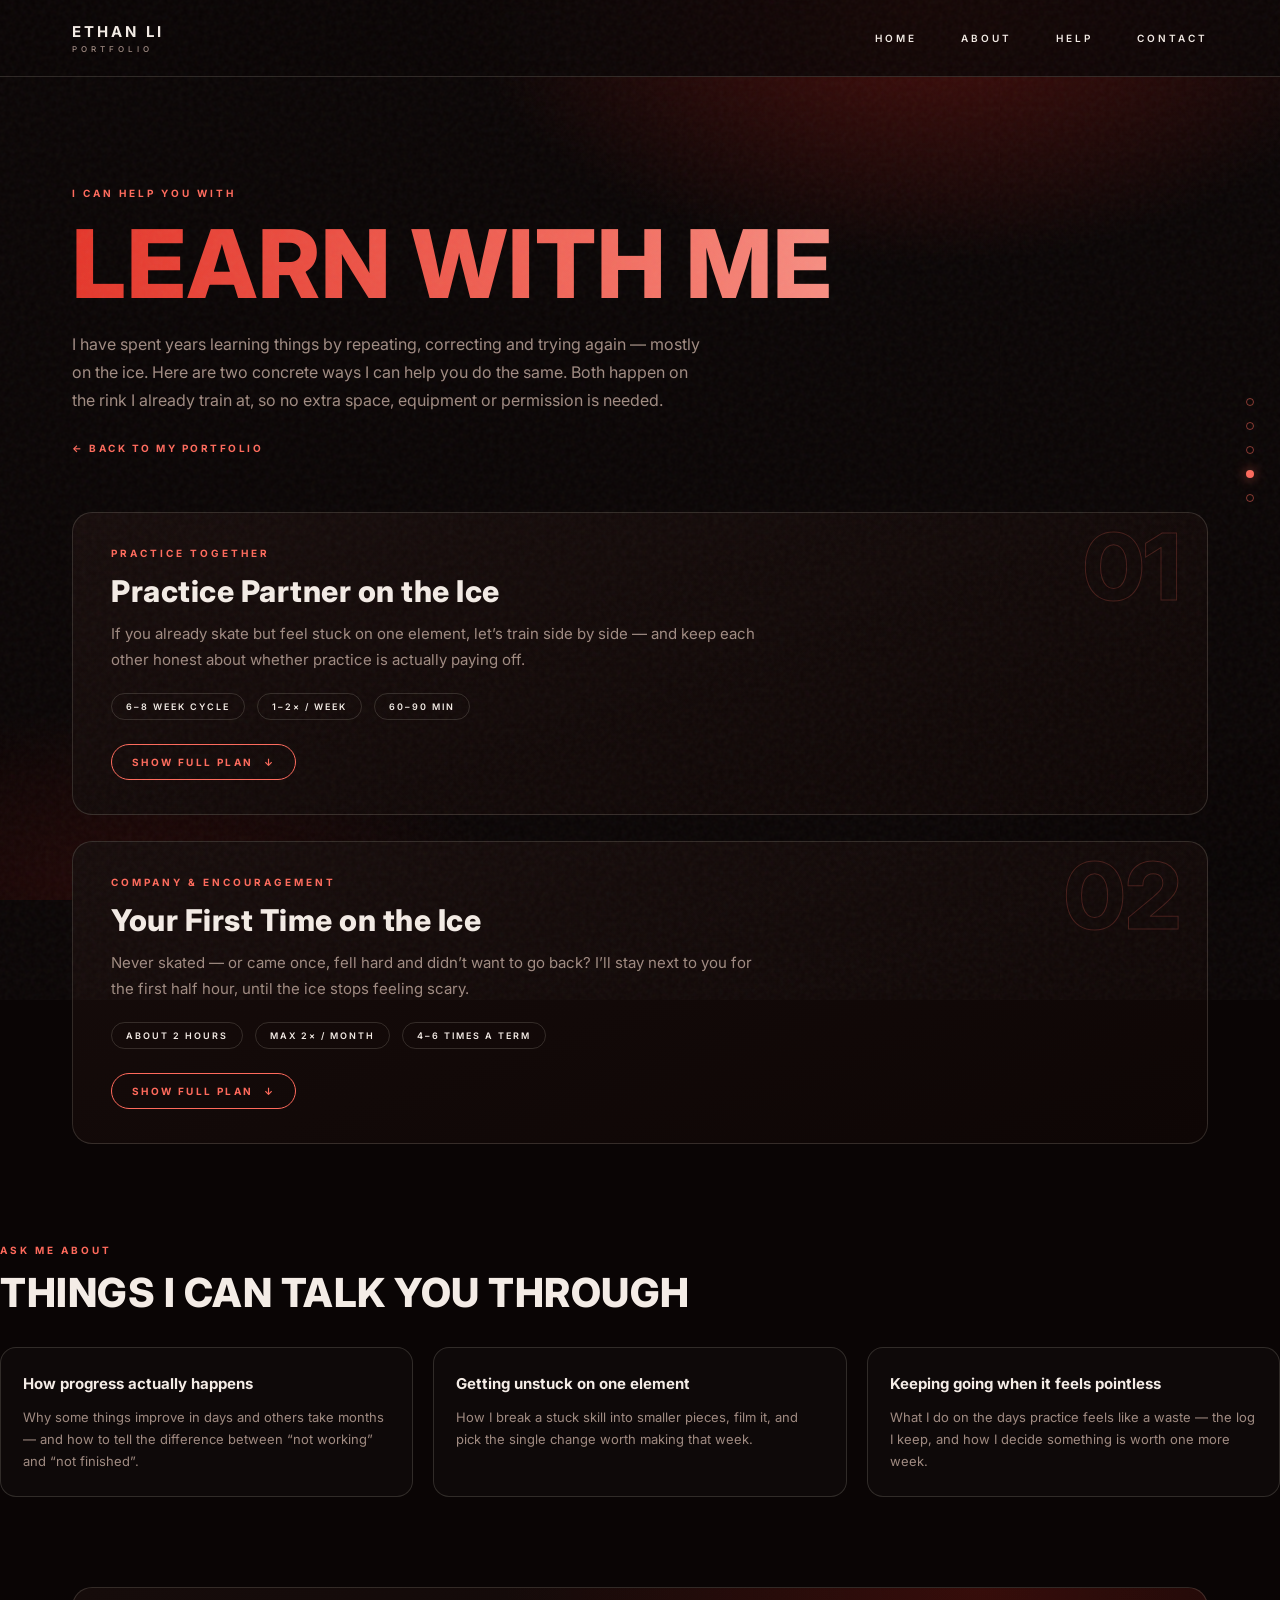
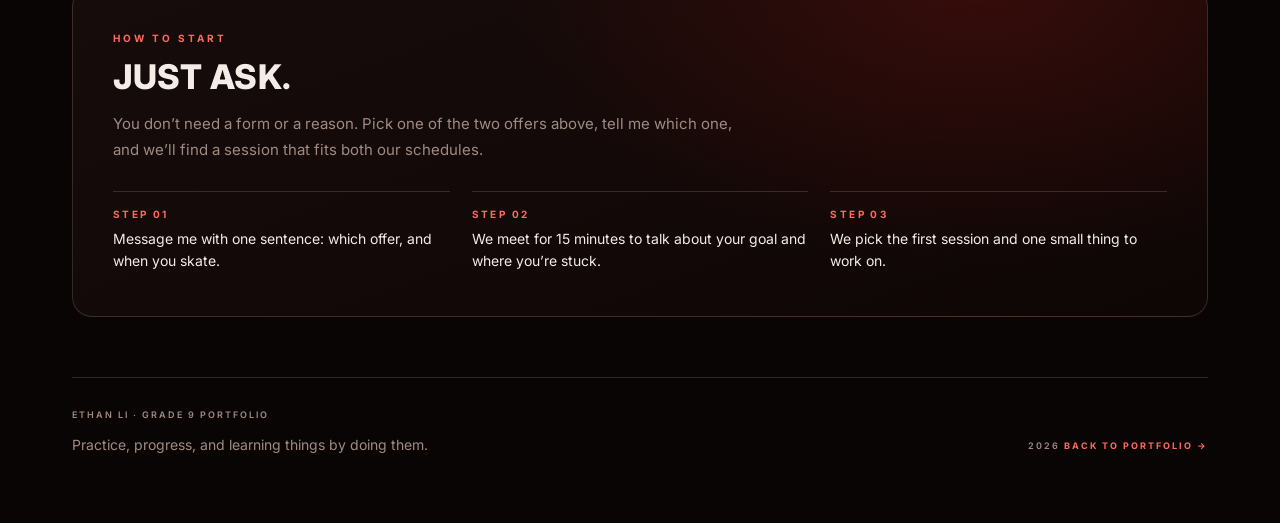
<file: portfolio-figma-assignment/help.html>
<!DOCTYPE html>
<html lang="en">
<head>
<meta charset="UTF-8" />
<meta name="viewport" content="width=device-width, initial-scale=1.0" />
<title>I Can Help You With — Ethan Li</title>
<meta name="description" content="Two ways Ethan Li can help: a practice partner on the ice, and company for your first time skating. Ask me about progress, practice and making things." />
<meta name="theme-color" content="#0A0505" />
<meta name="color-scheme" content="dark" />
<link rel="preconnect" href="https://fonts.googleapis.com" />
<link rel="preconnect" href="https://fonts.gstatic.com" crossorigin />
<link href="https://fonts.googleapis.com/css2?family=Inter:wght@400;500;600;700;800;900&display=swap" rel="stylesheet" />
<link rel="icon" href="data:image/svg+xml,%3Csvg%20xmlns='http://www.w3.org/2000/svg'%20viewBox='0%200%2032%2032'%3E%3Crect%20width='32'%20height='32'%20rx='7'%20fill='%230A0505'/%3E%3Ctext%20x='16'%20y='22'%20font-family='Arial'%20font-size='14'%20font-weight='700'%20text-anchor='middle'%20fill='%23FF6A5C'%3EEL%3C/text%3E%3C/svg%3E" />
<link rel="stylesheet" href="css/style.css" />
</head>
<body>

<canvas id="particles" aria-hidden="true"></canvas>
<div id="spotlight" aria-hidden="true"></div>
<div id="grain" aria-hidden="true"></div>
<div id="progress" aria-hidden="true"></div>
<div id="cur-dot" aria-hidden="true"></div>
<div id="cur-ring" aria-hidden="true"></div>

<a class="skip-link" href="#offers">Skip to content</a>

<header id="help-top">
  <div class="header-inner">
    <a class="logo" href="index.html">ETHAN LI<span class="logo-sub">PORTFOLIO</span></a>
    <nav aria-label="Main">
      <a href="index.html#home">Home</a>
      <a href="index.html#about">About</a>
      <a href="help.html">Help</a>
      <a href="index.html#contact">Contact</a>
    </nav>
  </div>
</header>

<!-- ============ HERO ============ -->
<section class="help-hero">
  <div class="wrap">
    <div class="eyebrow">I can help you with</div>
    <h1 class="help-title">LEARN WITH ME</h1>
    <p class="help-lead">
      I have spent years learning things by repeating, correcting and trying again — mostly on the ice.
      Here are two concrete ways I can help you do the same. Both happen on the rink I already train at,
      so no extra space, equipment or permission is needed.
    </p>
    <a class="help-back" href="index.html">&larr; Back to my portfolio</a>
  </div>
</section>

<!-- ============ 两项提议（可展开详情） ============ -->
<section class="wrap" id="offers">
  <div class="offers">

    <!-- Offer 01 -->
    <article class="offer">
      <div class="offer-num" aria-hidden="true">01</div>
      <div class="eyebrow">Practice together</div>
      <h3>Practice Partner on the Ice</h3>
      <p class="pitch">
        If you already skate but feel stuck on one element, let&rsquo;s train side by side — and keep
        each other honest about whether practice is actually paying off.
      </p>
      <div class="offer-meta">
        <span>6&ndash;8 week cycle</span>
        <span>1&ndash;2&times; / week</span>
        <span>60&ndash;90 min</span>
      </div>
      <button class="toggle-btn" type="button" aria-expanded="false" aria-controls="details-01">
        Show full plan <span class="chev" aria-hidden="true">&darr;</span>
      </button>
      <div class="offer-details" id="details-01">
        <dl>
          <dt>Who it&rsquo;s for</dt>
          <dd>Skaters who know the basics but got stuck on one element — a back outside edge, a three-turn, a first jump — and feel like practising stopped making a difference.</dd>
          <dt>What we&rsquo;ll do</dt>
          <dd>Skate together once or twice a week, each on our own goal. Every 20 minutes we watch each other once, film a short clip, and name <strong>one</strong> thing to change. Off the ice we spend 5 minutes writing what improved and what&rsquo;s next, on one shared log. I won&rsquo;t teach or contradict your coach — I&rsquo;m there so someone is training with you, and someone sees your progress.</dd>
          <dt>My experience</dt>
          <dd>I&rsquo;ve skated for several years. Some elements clicked in a few days; others took months of repeating and correcting before they were stable. I know the feeling of practising hard and seeing nothing change — and how much easier it is to keep going when someone is next to you.</dd>
          <dt>Time I can give</dt>
          <dd>1&ndash;2 sessions a week, 60&ndash;90 minutes each, folded into my own training. One cycle runs 6&ndash;8 weeks.</dd>
          <dt>How to start</dt>
          <dd>Just tell me &ldquo;I want someone to practise with.&rdquo; We&rsquo;ll talk about what you&rsquo;re working on and where you&rsquo;re stuck, then set one 6-week goal — for example, making the back outside edge feel stable.</dd>
        </dl>
      </div>
    </article>

    <!-- Offer 02 -->
    <article class="offer">
      <div class="offer-num" aria-hidden="true">02</div>
      <div class="eyebrow">Company &amp; encouragement</div>
      <h3>Your First Time on the Ice</h3>
      <p class="pitch">
        Never skated — or came once, fell hard and didn&rsquo;t want to go back? I&rsquo;ll stay next to
        you for the first half hour, until the ice stops feeling scary.
      </p>
      <div class="offer-meta">
        <span>About 2 hours</span>
        <span>Max 2&times; / month</span>
        <span>4&ndash;6 times a term</span>
      </div>
      <button class="toggle-btn" type="button" aria-expanded="false" aria-controls="details-02">
        Show full plan <span class="chev" aria-hidden="true">&darr;</span>
      </button>
      <div class="offer-details" id="details-02">
        <dl>
          <dt>Who it&rsquo;s for</dt>
          <dd>Anyone who has never been on the ice, or came once, fell hard and got scared — especially younger students at their first skating event.</dd>
          <dt>What we&rsquo;ll do</dt>
          <dd>Ten minutes on the ground first: how to fall, how to stand up, the rules of the rink. Then 30 minutes right beside you, holding on until you can walk on your own. I won&rsquo;t teach technique — the point is that the ice feels safe and that falling is survivable. We finish with one small win, like letting go of the boards for a few metres.</dd>
          <dt>My experience</dt>
          <dd>The first time I stepped on the ice I wouldn&rsquo;t let go of the boards, and I fell hard enough to remember it. Someone stayed next to me while I let go step by step — that&rsquo;s how I learned that fear can be walked through when you&rsquo;re not alone. I&rsquo;ve since taken friends onto the ice for the first time.</dd>
          <dt>Time I can give</dt>
          <dd>About 2 hours per session, at most twice a month — roughly 4&ndash;6 sessions in a term.</dd>
          <dt>How to start</dt>
          <dd>Tell me a week before an open session or a class event and I&rsquo;ll confirm the time, or simply ask &ldquo;can you come on the ice with me this Saturday?&rdquo;</dd>
        </dl>
      </div>
    </article>

  </div>
</section>

<!-- ============ ASK ME ABOUT ============ -->
<section class="ask wrap" id="ask">
  <div class="eyebrow">Ask me about</div>
  <h2>THINGS I CAN TALK YOU THROUGH</h2>
  <div class="ask-grid">
    <div class="ask-card">
      <div class="q">How progress actually happens</div>
      <div class="a">Why some things improve in days and others take months — and how to tell the difference between &ldquo;not working&rdquo; and &ldquo;not finished&rdquo;.</div>
    </div>
    <div class="ask-card">
      <div class="q">Getting unstuck on one element</div>
      <div class="a">How I break a stuck skill into smaller pieces, film it, and pick the single change worth making that week.</div>
    </div>
    <div class="ask-card">
      <div class="q">Keeping going when it feels pointless</div>
      <div class="a">What I do on the days practice feels like a waste — the log I keep, and how I decide something is worth one more week.</div>
    </div>
  </div>
</section>

<!-- ============ HOW TO START ============ -->
<section class="wrap" id="start">
  <div class="start-band">
    <div class="eyebrow">How to start</div>
    <h2>JUST ASK.</h2>
    <p>You don&rsquo;t need a form or a reason. Pick one of the two offers above, tell me which one, and we&rsquo;ll find a session that fits both our schedules.</p>
    <div class="start-steps">
      <div><b>Step 01</b><span>Message me with one sentence: which offer, and when you skate.</span></div>
      <div><b>Step 02</b><span>We meet for 15 minutes to talk about your goal and where you&rsquo;re stuck.</span></div>
      <div><b>Step 03</b><span>We pick the first session and one small thing to work on.</span></div>
    </div>
  </div>
</section>

<!-- ============ FOOTER ============ -->
<footer id="contact">
  <div class="wrap">
    <hr class="rule" />
    <div class="footer-row">
      <div class="footer-left">
        <small>Ethan Li &middot; Grade 9 Portfolio</small>
        <div class="footer-desc">Practice, progress, and learning things by doing them.</div>
      </div>
      <div class="footer-right">
        <small>2026</small>
        <div class="footer-next"><a href="index.html" style="color:inherit;text-decoration:none;">Back to portfolio &rarr;</a></div>
      </div>
    </div>
  </div>
</footer>

<nav id="rail" aria-label="Sections"></nav>

<script src="js/main.js" defer></script>
<script src="js/fx.js" defer></script>
</body>
</html>
</file>
<file: css/style.css>
:root {
  --bg: #0A0505;
  --panel: #150B0A;
  --ink: #F4ECE6;
  --muted: #A08B82;
  --line: rgba(229, 222, 207, 0.16);
  --accent: #FF6A5C;
  --grad: linear-gradient(92deg, #E5372B 0%, #F2695C 45%, #FFC7BD 100%);
  --header-h: 76px;
  --ease: cubic-bezier(0.22, 1, 0.36, 1);
}
* { margin: 0; padding: 0; box-sizing: border-box; }
html { scroll-behavior: smooth; }
body {
  background-color: var(--bg);
  background-image:
    radial-gradient(ellipse 55% 45% at 72% 0%, rgba(122, 20, 15, 0.55), transparent 65%),
    radial-gradient(ellipse 45% 30% at 8% 100%, rgba(90, 15, 12, 0.35), transparent 70%);
  background-attachment: fixed;
  color: var(--ink);
  font-family: Inter, "Helvetica Neue", Helvetica, Arial, "PingFang SC", "Microsoft YaHei", sans-serif;
  -webkit-font-smoothing: antialiased;
  text-rendering: optimizeLegibility;
}
img { display: block; max-width: 100%; }
.wrap { max-width: 1440px; margin: 0 auto; padding: 0 72px; }

::selection { background: var(--accent); color: #0A0505; }
:focus-visible { outline: 2px solid var(--accent); outline-offset: 4px; border-radius: 2px; }

.skip-link {
  position: absolute; left: -9999px; top: 0; z-index: 200;
  background: var(--accent); color: #0A0505; padding: 10px 18px;
  font-size: 12px; font-weight: 700; letter-spacing: 2px; text-transform: uppercase; text-decoration: none;
}
.skip-link:focus { left: 24px; top: 18px; }

/* ---------- Header ---------- */
header {
  position: sticky; top: 0; z-index: 20;
  background: rgba(10, 5, 5, 0.82);
  backdrop-filter: blur(10px);
  -webkit-backdrop-filter: blur(10px);
  border-bottom: 1px solid var(--line);
}
.header-inner { display: flex; align-items: center; justify-content: space-between; padding: 22px 72px; }
.logo { color: var(--ink); font-size: 15px; font-weight: 700; letter-spacing: 3px; text-decoration: none; }
.logo-sub { display: block; color: var(--muted); font-size: 8px; font-weight: 500; letter-spacing: 4px; margin-top: 3px; }
nav { display: flex; gap: 44px; }
nav a {
  color: var(--ink); font-size: 10px; font-weight: 600;
  letter-spacing: 3px; text-decoration: none; text-transform: uppercase;
  position: relative; transition: color 0.2s;
}
nav a::after {
  content: ""; position: absolute; left: 0; bottom: -6px;
  width: 0; height: 1px; background: var(--accent); transition: width 0.25s var(--ease);
}
nav a:hover { color: var(--accent); }
nav a:hover::after { width: 100%; }

/* ---------- Shared ---------- */
.eyebrow { color: var(--accent); font-size: 10px; font-weight: 700; letter-spacing: 3px; text-transform: uppercase; }
.rule { border: none; border-top: 1px solid var(--line); }
.project-img {
  position: relative;
  background:
    repeating-linear-gradient(135deg, rgba(255,255,255,0.022) 0 2px, transparent 2px 9px),
    linear-gradient(160deg, #1A0E0C 0%, #0F0706 100%);
  border: 1px solid var(--line);
  border-radius: 18px;
  display: flex; flex-direction: column; align-items: center; justify-content: center; gap: 22px;
  color: var(--muted); font-size: 13px; font-weight: 600; letter-spacing: 2px; text-align: center;
}
.ph-icon { width: 56px; height: 56px; color: rgba(255, 106, 92, 0.5); }

/* ---------- Hero（参考图版：暗底 + 巨幅标题 + 人物抠像叠压） ---------- */
.hero { padding-bottom: 90px; overflow: hidden; }
.hero-stage {
  position: relative; height: min(calc(100vh - var(--header-h)), 920px); min-height: 620px;
  margin-top: calc(var(--header-h) * -1); display: flex; align-items: center; justify-content: center;
  overflow: hidden;
}
.hero-stage::before {
  content: ""; position: absolute; inset: 0;
  background: radial-gradient(ellipse 72% 62% at 64% 42%, rgba(122, 20, 15, 0.38), transparent 72%);
}
.title-wrap { position: relative; z-index: 1; margin-top: 4vh; will-change: transform; }
.display-name {
  margin-top: 0;
  font-size: clamp(92px, 13.4vw, 198px);
  font-weight: 800; line-height: 0.92; letter-spacing: 0.015em;
  white-space: nowrap; user-select: none;
  background: var(--grad);
  -webkit-background-clip: text; background-clip: text; color: transparent;
  text-shadow: 10px 12px 0 rgba(122, 18, 12, 0.55), 20px 24px 0 rgba(45, 8, 6, 0.35);
  animation: titleIn 1s var(--ease) both, titleGlow 4s 1.2s ease-in-out infinite alternate;
}
@keyframes titleIn {
  from { opacity: 0; transform: translateY(70px); }
  to   { opacity: 1; transform: none; }
}
@keyframes titleGlow {
  from { filter: drop-shadow(0 0 18px rgba(229, 55, 43, 0.18)); }
  to   { filter: drop-shadow(0 0 34px rgba(229, 55, 43, 0.38)); }
}
.hero-cutout {
  position: absolute; z-index: 2; right: 12%; bottom: 2%;
  height: 96%; width: auto; max-width: 58%;
  object-fit: contain; object-position: bottom center;
  mix-blend-mode: screen;
  filter: saturate(1.15) contrast(1.12) brightness(0.96);
  animation: cutoutIn 1s 0.25s var(--ease) both, floatY 7s 1.5s ease-in-out infinite;
}
@keyframes cutoutIn {
  from { opacity: 0; transform: translate(60px, 40px); }
  to   { opacity: 1; transform: none; }
}
@keyframes floatY {
  0%, 100% { transform: translateY(0); }
  50%      { transform: translateY(-14px); }
}
.hero-copy { position: relative; z-index: 2; }
.hero-grid { display: grid; grid-template-columns: 1fr 340px; gap: 80px; align-items: start; margin-top: 30px; }
.hero h1 { font-size: 46px; font-weight: 700; letter-spacing: 0.5px; margin-bottom: 20px; text-wrap: balance; }
.hero .tagline { color: var(--ink); font-size: 19px; font-weight: 500; line-height: 32px; letter-spacing: 1px; margin-bottom: 16px; }
.hero .sub { color: var(--muted); font-size: 15px; font-weight: 400; line-height: 25px; letter-spacing: 0.8px; max-width: 560px; }
.scroll-hint { margin-top: 64px; color: var(--accent); font-size: 11px; font-weight: 600; letter-spacing: 2.5px; text-transform: uppercase; display: flex; align-items: center; gap: 16px; }
.scroll-hint::after { content: ""; width: 1px; height: 80px; background: linear-gradient(var(--accent), transparent); display: block; }
.hero-card { text-align: center; }
.avatar-ring { width: 220px; height: 220px; margin: 0 auto 24px; border-radius: 50%; padding: 3px; background: var(--grad); }
/* 头像 PNG 自带圆形裁切与暗底，这里不再加 border/圆角，避免吃掉头顶与肩线 */
.avatar-ring img { display: block; width: 100%; height: 100%; border-radius: 50%; object-fit: cover; background: #180c0b; }
.hero-card .name { color: var(--ink); font-size: 16px; font-weight: 700; letter-spacing: 2px; }
.hero-card .role { color: var(--muted); font-size: 11px; font-weight: 400; letter-spacing: 1px; margin-top: 10px; text-transform: uppercase; }

/* ---------- 首屏问候交互（输入名字 → 网页回应） ---------- */
.greet { margin-top: 22px; }
.greet-label {
  display: block; font-size: 9px; font-weight: 600; letter-spacing: 2.2px;
  text-transform: uppercase; color: var(--muted);
}
.greet-row { display: flex; gap: 6px; margin-top: 8px; }
.greet-input {
  flex: 1 1 auto; min-width: 0;
  padding: 9px 14px; border-radius: 999px;
  background: rgba(255, 255, 255, 0.04);
  border: 1px solid rgba(255, 255, 255, 0.14);
  color: var(--ink); font: inherit; font-size: 12px; letter-spacing: 0.3px;
  transition: border-color .25s var(--ease), background .25s var(--ease), box-shadow .25s var(--ease);
}
.greet-input::placeholder { color: rgba(255, 255, 255, 0.32); }
.greet-input:focus {
  outline: none; background: rgba(255, 255, 255, 0.07);
  border-color: rgba(255, 106, 92, 0.75);
  box-shadow: 0 0 0 3px rgba(255, 106, 92, 0.14);
}
.greet-btn {
  flex: 0 0 auto; padding: 9px 15px; border: 0; border-radius: 999px;
  background: var(--grad); color: #150606;
  font: inherit; font-size: 10px; font-weight: 800; letter-spacing: 1.4px;
  text-transform: uppercase; cursor: pointer;
  transition: transform .2s var(--ease), filter .2s var(--ease);
}
.greet-btn:hover { transform: translateY(-1px); filter: brightness(1.08); }
.greet-btn:active { transform: translateY(0) scale(0.98); }
.greet-out {
  margin-top: 12px; min-height: 34px;
  font-size: 11.5px; line-height: 1.55; color: var(--muted);
  transition: color .3s var(--ease);
}
.greet-out.is-hi { color: var(--ink); animation: greetPop .5s var(--ease); }
@keyframes greetPop {
  0%   { opacity: 0.15; transform: translateY(5px); }
  100% { opacity: 1;    transform: translateY(0); }
}
@media (prefers-reduced-motion: reduce) {
  .greet-out.is-hi { animation: none; }
  .greet-btn:hover { transform: none; }
}
.hero-foot { margin-top: 70px; max-width: 690px; }
.hero-foot span { display: inline-block; margin-top: 16px; color: var(--muted); font-size: 10px; font-weight: 500; letter-spacing: 2px; text-transform: uppercase; }

/* ---------- Scroll progress bar（transform 驱动，避免重排） ---------- */
#progress {
  position: fixed; top: 0; left: 0; height: 2px; width: 100%;
  background: var(--grad); z-index: 99;
  transform: scaleX(0); transform-origin: 0 50%;
  will-change: transform;
  box-shadow: 0 0 10px rgba(229, 55, 43, 0.6);
}

/* ---------- Anchor offset for sticky header ---------- */
section[id], footer[id] { scroll-margin-top: 90px; }

/* ---------- About ---------- */
.about { padding: 110px 0 90px; }
.about-grid { display: grid; grid-template-columns: 1fr 552px; gap: 80px; align-items: start; }
.about h2 {
  font-size: 54px; font-weight: 800; line-height: 66px; letter-spacing: 1px; margin: 22px 0 0;
  background: var(--grad); -webkit-background-clip: text; background-clip: text; color: transparent;
}
.about .bar { width: 160px; height: 3px; border-radius: 2px; background: var(--grad); margin: 44px 0; }
.about p { color: var(--muted); font-size: 16px; line-height: 26px; max-width: 590px; text-wrap: pretty; }
.interests { display: flex; flex-wrap: wrap; gap: 14px; margin-top: 56px; }
.interests span {
  padding: 11px 20px; border-radius: 999px;
  border: 1px solid var(--line); background: rgba(255, 106, 92, 0.06);
  color: var(--ink); font-size: 10px; font-weight: 700; letter-spacing: 2px; text-transform: uppercase;
  transition: color 0.3s, border-color 0.3s, background 0.3s, transform 0.3s var(--ease);
}
.interests span:hover {
  color: var(--accent); border-color: rgba(255, 106, 92, 0.5);
  background: rgba(255, 106, 92, 0.13); transform: translateY(-2px);
}
.about img { border-radius: 18px; object-fit: cover; width: 100%; height: 437px; border: 1px solid var(--line); }

/* ---------- Projects ---------- */
.project { padding: 110px 0 80px; position: relative; }
.project .ghost {
  position: absolute; top: 90px; right: 40px;
  font-size: clamp(120px, 16vw, 230px); font-weight: 800; line-height: 1;
  color: transparent; -webkit-text-stroke: 1px rgba(255, 106, 92, 0.22);
  user-select: none; pointer-events: none;
  transition: transform 0.1s linear; will-change: transform;
}
.project h2 { font-size: 64px; font-weight: 800; letter-spacing: 0.5px; margin: 20px 0 18px; position: relative; z-index: 1; }
.project .meta { color: var(--muted); font-size: 13px; font-weight: 500; letter-spacing: 1.5px; margin-bottom: 26px; text-transform: uppercase; }
.project .intro { color: var(--muted); font-size: 16px; line-height: 26px; max-width: 560px; text-wrap: pretty; }
.project-layout { display: grid; grid-template-columns: 1fr 586px; gap: 80px; align-items: start; }
.project-layout .side-img { width: 100%; height: 880px; border-radius: 18px; object-fit: cover; border: 1px solid var(--line); transition: transform 0.6s var(--ease), box-shadow 0.6s ease; }
.project-layout:hover .side-img { transform: scale(1.015); box-shadow: 0 24px 60px rgba(0, 0, 0, 0.5), 0 0 0 1px rgba(255, 106, 92, 0.35); }
.big-img { width: 650px; height: 560px; border-radius: 18px; margin: 60px 0 0 auto; transition: box-shadow 0.5s ease, border-color 0.5s ease; }
.big-img:hover { border-color: rgba(255, 106, 92, 0.45); box-shadow: 0 24px 60px rgba(0, 0, 0, 0.5); }
.about img { transition: transform 0.6s var(--ease), box-shadow 0.6s ease; }
.about img:hover { transform: scale(1.01); box-shadow: 0 24px 60px rgba(0, 0, 0, 0.5); }
.facts { display: grid; grid-template-columns: repeat(3, minmax(0, 1fr)); gap: 60px; margin-top: 100px; }
.facts--stack { grid-template-columns: 1fr; gap: 48px; margin-top: 110px; max-width: 560px; }
.facts h3 { font-size: 16px; font-weight: 700; margin-bottom: 18px; padding-top: 16px; border-top: 1px solid var(--line); }
.facts h3::before { content: "// "; color: var(--accent); }
.facts p { color: var(--muted); font-size: 13px; line-height: 21px; text-wrap: pretty; }

/* ---------- Scroll reveal ---------- */
/* 区块整体只做淡入，位移交给内部 .fx-item 逐项错落，避免重复运动 */
.reveal { opacity: 0; transition: opacity 0.5s ease; }
.reveal.visible { opacity: 1; }

.section-divider { border: none; border-top: 1px solid rgba(229, 55, 43, 0.55); margin: 60px 0 0; }

/* ---------- Cinematic vignette ---------- */
body::after {
  content: ""; position: fixed; inset: 0; z-index: 1; pointer-events: none;
  background: radial-gradient(ellipse 120% 90% at 50% 40%, transparent 62%, rgba(0, 0, 0, 0.42) 100%);
}
header, .hero-stage, .wrap, .footer-row { position: relative; z-index: 2; }

/* ---------- Footer ---------- */
footer { padding: 60px 0 70px; }
.footer-row { display: flex; justify-content: space-between; align-items: flex-end; margin-top: 24px; gap: 40px; }
.footer-row small { color: var(--muted); font-size: 9px; font-weight: 600; letter-spacing: 2px; text-transform: uppercase; }
.footer-desc { color: var(--muted); font-size: 14px; margin-top: 14px; transition: color 0.3s; }
.footer-row:hover .footer-desc { color: var(--ink); }
.footer-right { text-align: right; }
.footer-next {
  color: var(--accent); font-size: 9px; font-weight: 700; letter-spacing: 2px;
  text-transform: uppercase; margin-top: 14px; display: inline-block;
  animation: bob 2.2s ease-in-out infinite;
}
@keyframes bob { 0%, 100% { transform: translateY(0); } 50% { transform: translateY(4px); } }

/* ---------- Reduced motion ---------- */
@media (prefers-reduced-motion: reduce) {
  html { scroll-behavior: auto; }
  .reveal, .reveal .fx-item { opacity: 1 !important; transform: none !important; transition: none !important; }
  .display-name, .hero-cutout, .footer-next { animation: none !important; }
  .project .ghost { transform: none !important; }
  .interests span:hover, .project-layout:hover .side-img, .about img:hover { transform: none; }
}

/* ---------- Scrollbar ---------- */
::-webkit-scrollbar { width: 10px; }
::-webkit-scrollbar-track { background: #0A0505; }
::-webkit-scrollbar-thumb { background: #3A1613; border-radius: 6px; border: 2px solid #0A0505; }
::-webkit-scrollbar-thumb:hover { background: #5A1F1A; }

/* ================= FX: 特效层 ================= */

/* 粒子背景画布 */
#particles { position: fixed; inset: 0; z-index: 0; pointer-events: none; }

/* 鼠标聚光灯 */
#spotlight {
  position: fixed; inset: 0; z-index: 1; pointer-events: none;
  opacity: 0; transition: opacity 0.5s ease;
  background: radial-gradient(circle 340px at var(--mx, 50%) var(--my, 40%),
              rgba(229, 55, 43, 0.14), rgba(229, 55, 43, 0.05) 40%, transparent 70%);
}
#spotlight.on { opacity: 1; }

/* 卡片光晕跟随（悬停时跟随鼠标位置） */
.glow-card { position: relative; }
.glow-card::after {
  content: ""; position: absolute; inset: 0; z-index: 3;
  border-radius: inherit; pointer-events: none; opacity: 0;
  background: radial-gradient(240px circle at var(--cx, 50%) var(--cy, 50%),
              rgba(255, 106, 92, 0.18), transparent 70%);
  transition: opacity 0.35s ease;
}
.glow-card:hover::after { opacity: 1; }

/* 3D 倾斜（JS 设置 inline transform） */
.tilt { transition: transform 0.5s var(--ease), box-shadow 0.5s ease; will-change: transform; }

/* 滚动后 header 收缩 */
header { transition: background 0.3s ease, padding 0.3s ease, backdrop-filter 0.3s ease; }
header.compact { background: rgba(10, 5, 5, 0.94); }
header.compact .header-inner { padding-top: 14px; padding-bottom: 14px; }

/* ---------- 入场：图片大幅位移+缩放揭示 + 元素错落浮现 ---------- */
html.js-anim .reveal .fx-item { opacity: 0; transform: translateY(24px); }
html.js-anim .reveal .img-reveal { transform: translateY(46px) scale(0.965); }
html.js-anim .reveal.visible .fx-item {
  opacity: 1; transform: none;
  transition: opacity 0.65s ease, transform 0.65s var(--ease);
}
html.js-anim .reveal.visible .img-reveal {
  transform: none;
  transition: opacity 0.8s ease, transform 0.9s var(--ease);
}

/* 分隔线生长 */
.grow-line { transform-origin: left center; }
html.js-anim .reveal .grow-line { transform: scaleX(0); }
html.js-anim .reveal.visible .grow-line { transform: scaleX(1); transition: transform 1s var(--ease); }

/* 区块标题入场微光扫过 */
html.js-anim .reveal.visible h2 { animation: sweep 1.3s var(--ease) both; }
@keyframes sweep {
  0%   { text-shadow: 0 0 0 rgba(255, 106, 92, 0); }
  45%  { text-shadow: 0 0 30px rgba(255, 106, 92, 0.38); }
  100% { text-shadow: 0 0 0 rgba(255, 106, 92, 0); }
}

/* 首屏分隔线入场 */
.hero-foot .rule { animation: growLine 1.2s 0.6s var(--ease) both; transform-origin: left center; }
@keyframes growLine { from { transform: scaleX(0); } to { transform: scaleX(1); } }

/* 序号随滚动填充发光 */
.project .ghost { transition: transform 0.1s linear, color 0.4s ease, opacity 0.4s ease; }

/* 磁吸导航 */
@media (hover: hover) {
  nav a { display: inline-block; transition: transform 0.25s var(--ease), color 0.2s; }
}

/* ---------- 开场加载幕（CSS 自动离场，JS 提前收起，无 JS 也不会卡住） ---------- */
#loader {
  position: fixed; inset: 0; z-index: 2000;
  background: #0A0505;
  display: flex; flex-direction: column; align-items: center; justify-content: center; gap: 26px;
  animation: loaderOut 0.7s 1.35s var(--ease) forwards;
}
#loader.done { animation: loaderOut 0.7s var(--ease) forwards; }
@keyframes loaderOut { to { transform: translateY(-100%); } }
.loader-name {
  font-size: clamp(34px, 4.6vw, 64px); font-weight: 800; letter-spacing: 0.12em;
  background: var(--grad); -webkit-background-clip: text; background-clip: text; color: transparent;
  animation: loaderPulse 1.2s ease both;
}
@keyframes loaderPulse { from { opacity: 0; letter-spacing: 0.3em; } to { opacity: 1; letter-spacing: 0.12em; } }
.loader-bar { width: min(220px, 40vw); height: 1px; background: var(--line); overflow: hidden; }
.loader-bar i { display: block; height: 100%; background: var(--grad); animation: loaderFill 1.25s var(--ease) forwards; }
@keyframes loaderFill { from { transform: scaleX(0); } to { transform: scaleX(1); } }

/* ---------- 胶片颗粒 ---------- */
#grain {
  position: fixed; inset: -100px; z-index: 90; pointer-events: none; opacity: 0.05;
  background-image: url("data:image/svg+xml,%3Csvg viewBox='0 0 240 240' xmlns='http://www.w3.org/2000/svg'%3E%3Cfilter id='n'%3E%3CfeTurbulence type='fractalNoise' baseFrequency='0.9' numOctaves='2' stitchTiles='stitch'/%3E%3C/filter%3E%3Crect width='100%25' height='100%25' filter='url(%23n)'/%3E%3C/svg%3E");
  animation: grainShift 0.8s steps(2) infinite;
}
@keyframes grainShift {
  0% { transform: translate(0, 0); }
  50% { transform: translate(-38px, 22px); }
  100% { transform: translate(24px, -30px); }
}

/* ---------- 自定义光标 ---------- */
#cur-dot, #cur-ring { position: fixed; top: 0; left: 0; z-index: 999; pointer-events: none; border-radius: 50%; opacity: 0; }
#cur-dot { width: 6px; height: 6px; background: var(--accent); margin: -3px 0 0 -3px; }
#cur-ring {
  width: 36px; height: 36px; margin: -18px 0 0 -18px;
  border: 1px solid rgba(255, 106, 92, 0.65);
  transition: width 0.25s var(--ease), height 0.25s var(--ease), margin 0.25s var(--ease),
              background 0.25s ease, border-color 0.25s ease;
}
html.cursor-on #cur-dot, html.cursor-on #cur-ring { opacity: 1; }
html.cursor-on, html.cursor-on * { cursor: none !important; }
#cur-ring.grow {
  width: 62px; height: 62px; margin: -31px 0 0 -31px;
  background: rgba(255, 106, 92, 0.08); border-color: rgba(255, 106, 92, 0.9);
}

/* ---------- 跑马灯装饰带 ---------- */
.marquee {
  border-top: 1px solid var(--line); border-bottom: 1px solid var(--line);
  padding: 22px 0; overflow: hidden; position: relative; z-index: 2;
  background: rgba(21, 11, 10, 0.35);
}
.marquee-track { display: flex; align-items: center; gap: 44px; width: max-content; animation: scrollX 30s linear infinite; }
.marquee:hover .marquee-track { animation-play-state: paused; }
.marquee-track span {
  color: var(--ink); font-size: 13px; font-weight: 700;
  letter-spacing: 4px; text-transform: uppercase; white-space: nowrap;
}
.marquee-track .ghost-txt { color: transparent; -webkit-text-stroke: 1px rgba(255, 106, 92, 0.55); }
.marquee-track i { color: var(--accent); font-style: normal; font-size: 11px; }
@keyframes scrollX { to { transform: translateX(-50%); } }

/* ---------- 右侧锚点导航轨 ---------- */
#rail {
  position: fixed; right: 26px; top: 50%; transform: translateY(-50%);
  z-index: 50; display: flex; flex-direction: column; gap: 16px; align-items: center;
}
#rail a {
  position: relative; width: 8px; height: 8px; border-radius: 50%;
  background: transparent; border: 1px solid rgba(255, 106, 92, 0.5);
  transition: background 0.25s ease, box-shadow 0.25s ease, transform 0.25s var(--ease);
}
#rail a:hover { transform: scale(1.35); }
#rail a.active { background: var(--accent); box-shadow: 0 0 12px rgba(255, 106, 92, 0.7); }
#rail a::after {
  content: attr(data-label);
  position: absolute; right: 22px; top: 50%; transform: translateY(-50%) translateX(6px);
  color: var(--ink); background: rgba(21, 11, 10, 0.92); border: 1px solid var(--line);
  border-radius: 6px; padding: 5px 10px;
  font-size: 9px; font-weight: 600; letter-spacing: 2px; text-transform: uppercase; white-space: nowrap;
  opacity: 0; pointer-events: none; transition: opacity 0.2s ease, transform 0.2s var(--ease);
}
#rail a:hover::after { opacity: 1; transform: translateY(-50%) translateX(0); }

/* ---------- 项目标题悬停渐变 + 字距 ---------- */
.project h2 { transition: letter-spacing 0.35s var(--ease); }
.project h2:hover {
  letter-spacing: 2px;
  background: var(--grad); -webkit-background-clip: text; background-clip: text; color: transparent;
}

/* ---------- 首屏滚动淡出（JS 设置） ---------- */
.hero-copy { transition: opacity 0.15s linear; }

@media (prefers-reduced-motion: reduce) {
  #spotlight, #particles, #grain, #cur-dot, #cur-ring { display: none !important; }
  #loader { display: none !important; }
  .marquee-track { animation: none !important; }
  html.js-anim .reveal .img-reveal { opacity: 1 !important; transform: none !important; transition: none !important; }
  html.js-anim .reveal .fx-item { opacity: 1 !important; transform: none !important; }
  html.js-anim .reveal .grow-line { transform: none !important; }
  html.js-anim .reveal.visible h2 { animation: none !important; }
  .hero-foot .rule { animation: none !important; }
  .tilt { transform: none !important; }
  nav a { transform: none !important; }
  .title-wrap { transform: none !important; }
  .hero-copy { opacity: 1 !important; }
}

/* ---------- Responsive ---------- */
@media (max-width: 1100px) {
  .wrap { padding: 0 32px; }
  #rail { display: none; }
  .header-inner { padding: 20px 32px; }
  .hero-stage { height: 420px; min-height: 0; }
  .hero-grid, .about-grid, .project-layout { grid-template-columns: 1fr; gap: 48px; }
  .hero h1 { font-size: 34px; }
  .about h2, .project h2 { font-size: 38px; line-height: 46px; }
  .big-img { width: 100%; margin: 48px 0 0; }
  .facts { grid-template-columns: 1fr; gap: 40px; }
  .facts--stack { max-width: none; }
  .project .ghost { top: 60px; font-size: clamp(96px, 20vw, 150px); }
}
@media (max-width: 640px) {
  .wrap { padding: 0 20px; }
  .marquee { padding: 16px 0; }
  .marquee-track { gap: 28px; }
  .marquee-track span { font-size: 10px; letter-spacing: 2.6px; }
  .header-inner { padding: 16px 20px; gap: 16px; }
  .logo { font-size: 13px; letter-spacing: 2px; }
  nav { gap: 20px; }
  nav a { font-size: 9px; letter-spacing: 1.6px; }
  .hero-stage { height: 320px; margin-top: -68px; }
  .display-name { font-size: clamp(52px, 15vw, 92px); margin-top: 2vh; }
  .hero-cutout { right: 0; max-width: 74%; height: 88%; }
  .hero { padding-bottom: 60px; }
  .hero-grid { gap: 40px; }
  .avatar-ring { width: 168px; height: 168px; }
  .hero-foot { margin-top: 48px; }
  .about, .project { padding: 72px 0 56px; }
  .about h2 { font-size: 30px; line-height: 38px; }
  .project h2 { font-size: 30px; line-height: 38px; }
  .about img { height: 300px; }
  .project-layout .side-img { height: 460px; }
  .big-img { height: 320px; }
  .facts { margin-top: 64px; gap: 32px; }
  .facts--stack { margin-top: 56px; }
  .interests { gap: 10px; }
  .interests span { padding: 9px 15px; font-size: 9px; letter-spacing: 1.4px; }
  .footer-row { flex-direction: column; align-items: flex-start; gap: 28px; }
  .footer-right { text-align: left; }
}

/* ===================================================================
   Help page — "I can help you with / Learn with me"
   （沿用首页变量与排版语言，视觉保持一致）
   =================================================================== */
.help-hero { padding: 110px 0 56px; }
.help-title {
  margin-top: 20px;
  font-size: clamp(46px, 7.4vw, 104px);
  font-weight: 800; line-height: 0.94; letter-spacing: 1px;
  background: var(--grad);
  -webkit-background-clip: text; background-clip: text; color: transparent;
}
.help-lead { color: var(--muted); font-size: 16px; line-height: 28px; max-width: 640px; margin-top: 22px; }
.help-back { display: inline-block; margin-top: 28px; color: var(--accent); font-size: 10px; font-weight: 700; letter-spacing: 2.5px; text-transform: uppercase; text-decoration: none; }
.help-back:hover { text-decoration: underline; }

.offers { display: grid; gap: 26px; padding-bottom: 30px; }
.offer {
  position: relative; overflow: hidden;
  border: 1px solid var(--line); border-radius: 20px;
  background: linear-gradient(160deg, #160C0B 0%, #0E0605 100%);
  padding: 34px 38px;
  transition: border-color 0.3s ease, transform 0.3s var(--ease);
}
.offer:hover { border-color: rgba(255, 106, 92, 0.42); transform: translateY(-3px); }
.offer-num {
  position: absolute; right: 26px; top: 8px;
  font-size: 92px; font-weight: 800; line-height: 1;
  color: transparent; -webkit-text-stroke: 1px rgba(255, 106, 92, 0.22);
  user-select: none; pointer-events: none;
}
.offer h3 { font-size: 30px; font-weight: 800; letter-spacing: 0.5px; margin-top: 14px; }
.offer .pitch { color: var(--muted); font-size: 15px; line-height: 26px; max-width: 660px; margin-top: 12px; }
.offer-meta { display: flex; flex-wrap: wrap; gap: 12px; margin-top: 20px; }
.offer-meta span {
  border: 1px solid var(--line); border-radius: 999px; padding: 7px 14px;
  color: var(--ink); font-size: 9px; font-weight: 600; letter-spacing: 2px; text-transform: uppercase;
}
.toggle-btn {
  margin-top: 24px; background: transparent; border: 1px solid var(--accent); color: var(--accent);
  font-family: inherit; font-size: 10px; font-weight: 700; letter-spacing: 2.4px; text-transform: uppercase;
  padding: 11px 20px; border-radius: 999px; cursor: pointer;
  display: inline-flex; align-items: center; gap: 10px;
  transition: background 0.25s ease, color 0.25s ease;
}
.toggle-btn:hover { background: var(--accent); color: #0A0505; }
.toggle-btn .chev { display: inline-block; transition: transform 0.35s var(--ease); }
.offer.open .toggle-btn .chev { transform: rotate(180deg); }

.offer-details { max-height: 0; overflow: hidden; opacity: 0; transition: max-height 0.55s var(--ease), opacity 0.4s ease; }
.offer.open .offer-details { opacity: 1; }
.offer-details dl {
  display: grid; grid-template-columns: 152px 1fr; gap: 14px 26px;
  padding-top: 26px; margin-top: 6px; border-top: 1px solid var(--line);
  text-align: left;
}
.offer-details dt { color: var(--accent); font-size: 10px; font-weight: 700; letter-spacing: 2px; text-transform: uppercase; padding-top: 3px; }
.offer-details dd { color: var(--muted); font-size: 14px; line-height: 24px; }
.offer-details dd strong { color: var(--ink); font-weight: 600; }

.ask { padding: 70px 0 20px; }
.ask h2 { font-size: 40px; font-weight: 800; letter-spacing: 0.5px; margin-top: 12px; }
.ask-grid { display: grid; grid-template-columns: repeat(3, 1fr); gap: 20px; margin-top: 30px; }
.ask-card {
  border: 1px solid var(--line); border-radius: 16px; padding: 24px 22px;
  background: rgba(255, 255, 255, 0.02);
  transition: border-color 0.3s ease, transform 0.3s var(--ease);
}
.ask-card:hover { border-color: rgba(255, 106, 92, 0.45); transform: translateY(-3px); }
.ask-card .q { color: var(--ink); font-size: 15px; font-weight: 700; line-height: 24px; }
.ask-card .a { color: var(--muted); font-size: 13px; line-height: 22px; margin-top: 10px; }

.start-band {
  margin-top: 70px; border: 1px solid var(--line); border-radius: 20px;
  background:
    radial-gradient(ellipse 60% 120% at 80% 0%, rgba(122, 20, 15, 0.35), transparent 70%),
    linear-gradient(160deg, #160C0B, #0E0605);
  padding: 44px 40px;
}
.start-band h2 { font-size: 34px; font-weight: 800; letter-spacing: 0.5px; margin-top: 12px; }
.start-band p { color: var(--muted); font-size: 15px; line-height: 26px; max-width: 620px; margin-top: 14px; }
.start-steps { display: grid; grid-template-columns: repeat(3, 1fr); gap: 22px; margin-top: 28px; }
.start-steps div { border-top: 1px solid var(--line); padding-top: 16px; }
.start-steps b { display: block; color: var(--accent); font-size: 10px; letter-spacing: 2.4px; text-transform: uppercase; margin-bottom: 8px; }
.start-steps span { color: var(--ink); font-size: 14px; line-height: 22px; }

@media (max-width: 1100px) {
  .ask-grid, .start-steps { grid-template-columns: 1fr; }
}
@media (max-width: 640px) {
  .help-hero { padding: 80px 0 40px; }
  .offer { padding: 26px 22px; }
  .offer h3 { font-size: 22px; }
  .offer-num { font-size: 64px; right: 14px; }
  .offer-details dl { grid-template-columns: 1fr; gap: 6px; }
  .offer-details dd { margin-bottom: 10px; }
  .ask h2 { font-size: 28px; }
  .start-band { padding: 30px 22px; }
  .start-band h2 { font-size: 24px; }
}

/* ---------- Help 入口（首页导航 / Hero 按钮） ---------- */
nav a.nav-cta { color: var(--accent); }
nav a.nav-cta::after { background: var(--accent); }
.hero-cta {
  display: inline-flex; align-items: center; gap: 10px; margin-top: 30px;
  border: 1px solid var(--accent); border-radius: 999px; padding: 12px 22px;
  color: var(--accent); font-size: 10px; font-weight: 700; letter-spacing: 2.4px;
  text-transform: uppercase; text-decoration: none;
  transition: background 0.25s ease, color 0.25s ease, transform 0.25s var(--ease);
}
.hero-cta:hover { background: var(--accent); color: #0A0505; transform: translateY(-2px); }

/* ---------- 冰场小游戏（画线 → 人物沿线滑） ---------- */
.scroll-hint a { color: var(--accent); text-decoration: none; border-bottom: 1px solid rgba(255, 106, 92, 0.45); padding-bottom: 2px; }
.scroll-hint a:hover { border-bottom-color: var(--accent); }

.rink { padding: 110px 0 90px; position: relative; }
.rink-head { display: flex; align-items: flex-end; justify-content: space-between; gap: 56px; margin-bottom: 34px; }
.rink h2 {
  font-size: 54px; line-height: 62px; font-weight: 800; letter-spacing: 1px; margin: 18px 0 0;
  background: var(--grad); -webkit-background-clip: text; background-clip: text; color: transparent;
}
.rink-note { color: var(--muted); font-size: 14px; line-height: 24px; max-width: 370px; text-align: right; text-wrap: pretty; }

.rink-stage {
  position: relative; height: min(64vh, 560px); border-radius: 20px; overflow: hidden;
  border: 1px solid var(--line); background: #0D0708; cursor: crosshair;
  box-shadow: 0 40px 100px rgba(0, 0, 0, 0.5), inset 0 1px 0 rgba(255, 255, 255, 0.04);
}
.rink-stage.is-drawing { cursor: grabbing; }
.rink-stage canvas { display: block; width: 100%; height: 100%; touch-action: pan-y; }

.rink-plate {
  position: absolute; left: 22px; top: 20px; pointer-events: none;
  color: rgba(244, 236, 230, 0.4); font-size: 9px; font-weight: 700; letter-spacing: 3px; text-transform: uppercase;
}

.rink-hint {
  position: absolute; left: 50%; top: 16%; transform: translate(-50%, 0);
  display: flex; align-items: center; gap: 10px; padding: 9px 16px; border-radius: 999px;
  border: 1px solid var(--line); background: rgba(10, 5, 5, 0.56);
  -webkit-backdrop-filter: blur(8px); backdrop-filter: blur(8px);
  color: var(--ink); font-size: 10px; font-weight: 700; letter-spacing: 2.4px; text-transform: uppercase;
  pointer-events: none; transition: opacity 0.45s ease, transform 0.45s var(--ease);
}
.rink-hint svg { width: 17px; height: 17px; color: var(--accent); }
.rink-hint.is-gone { opacity: 0; transform: translate(-50%, -10px); }

.rink-hud { position: absolute; left: 22px; right: 22px; bottom: 20px; display: flex; align-items: center; gap: 12px; }
.rink-btn {
  padding: 11px 20px; border-radius: 999px; border: 1px solid var(--accent); background: transparent;
  color: var(--accent); font: inherit; font-size: 10px; font-weight: 700; letter-spacing: 2.2px; text-transform: uppercase;
  cursor: pointer; transition: background 0.25s, color 0.25s, border-color 0.25s, transform 0.25s var(--ease);
}
.rink-btn:hover { background: var(--accent); color: #0A0505; transform: translateY(-2px); }
.rink-btn--ghost { border-color: var(--line); color: var(--muted); }
.rink-btn--ghost:hover { background: rgba(244, 236, 230, 0.08); color: var(--ink); border-color: rgba(244, 236, 230, 0.3); }
.rink-dist {
  margin-left: auto; color: var(--muted); font-size: 10px; font-weight: 600;
  letter-spacing: 2px; text-transform: uppercase; font-variant-numeric: tabular-nums;
}
.rink-tip { margin-top: 18px; color: var(--muted); font-size: 12px; line-height: 20px; }

@media (max-width: 1100px) {
  .rink-head { flex-direction: column; align-items: flex-start; gap: 22px; }
  .rink-note { text-align: left; }
  .rink h2 { font-size: 40px; line-height: 48px; }
  .rink-stage { height: min(58vh, 480px); }
}
@media (max-width: 640px) {
  .rink { padding: 76px 0 60px; }
  .rink h2 { font-size: 30px; line-height: 38px; }
  .rink-stage { height: 420px; border-radius: 16px; }
  .rink-plate { left: 14px; top: 14px; font-size: 8px; letter-spacing: 2px; }
  .rink-hint { top: 12%; font-size: 9px; letter-spacing: 1.8px; padding: 8px 13px; }
  .rink-hud { left: 14px; right: 14px; bottom: 14px; gap: 8px; flex-wrap: wrap; }
  .rink-btn { padding: 9px 14px; font-size: 9px; letter-spacing: 1.6px; }
  .rink-dist { width: 100%; margin-left: 0; font-size: 9px; }
}

/* ===================================================================
   Game page — "Skate Run"（躲障碍小游戏）
   =================================================================== */
.arcade { padding: 96px 0 90px; }
.arcade-head { display: flex; align-items: flex-end; justify-content: space-between; gap: 56px; }
.arcade-title {
  font-size: 60px; line-height: 68px; font-weight: 800; letter-spacing: 1px; margin-top: 16px;
  background: var(--grad); -webkit-background-clip: text; background-clip: text; color: transparent;
}
.arcade-lead { color: var(--muted); font-size: 14px; line-height: 24px; max-width: 420px; text-align: right; text-wrap: pretty; }
.arcade-lead b { color: var(--ink); font-weight: 700; }

.game-shell {
  position: relative; margin-top: 32px; height: min(64vh, 620px);
  border-radius: 20px; overflow: hidden; border: 1px solid var(--line);
  background: #0D0708;
  box-shadow: 0 40px 100px rgba(0, 0, 0, 0.5), inset 0 1px 0 rgba(255, 255, 255, 0.04);
}
.game-shell canvas { display: block; width: 100%; height: 100%; touch-action: none; }

/* 3D 画布上面的暗角与边缘压暗：让画面像透过镜头看 */
.game-shell::after {
  content: ''; position: absolute; inset: 0; z-index: 1; pointer-events: none;
  background:
    radial-gradient(ellipse 78% 72% at 50% 46%, rgba(0,0,0,0) 40%, rgba(4,2,2,0.55) 100%),
    linear-gradient(to bottom, rgba(4,2,2,0.42), rgba(0,0,0,0) 20%, rgba(0,0,0,0) 84%, rgba(4,2,2,0.26));
}
.game-overlay { z-index: 2; }

.game-hud {
  position: absolute; inset: 18px 22px auto 22px;
  display: flex; justify-content: space-between; pointer-events: none;
  transition: opacity 0.3s ease;
}
.game-shell:not(.is-running) .game-hud { opacity: 0; }

/* 触屏跳跃按钮：右下角圆形，游戏进行中才出现 */
.game-jump {
  position: absolute; right: 20px; bottom: 20px; z-index: 2;
  width: 68px; height: 68px; border-radius: 50%;
  border: 1px solid rgba(255, 143, 122, 0.55);
  background: rgba(200, 54, 43, 0.28);
  color: var(--ink); font: 800 12px/1 var(--font, Inter, sans-serif);
  letter-spacing: 2px; cursor: pointer;
  -webkit-backdrop-filter: blur(4px); backdrop-filter: blur(4px);
  -webkit-tap-highlight-color: transparent; touch-action: manipulation;
  opacity: 0; pointer-events: none; transition: opacity 0.3s ease, transform 0.08s ease;
}
.game-jump:active { transform: scale(0.92); background: rgba(200, 54, 43, 0.5); }
.game-shell.is-running .game-jump { opacity: 0.9; pointer-events: auto; }
@media (hover: hover) and (pointer: fine) {
  .game-jump { display: none; }   /* 有鼠标键盘的设备用键盘跳 */
}
.hud-box { display: flex; flex-direction: column; gap: 4px; }
.hud-box--right { text-align: right; }
.hud-k { color: var(--muted); font-size: 9px; font-weight: 700; letter-spacing: 3px; text-transform: uppercase; }
.hud-v { color: var(--ink); font-size: 22px; font-weight: 800; letter-spacing: 0.5px; font-variant-numeric: tabular-nums; }

.game-overlay {
  position: absolute; inset: 0; padding: 0 52px 44px;
  display: flex; flex-direction: column; align-items: flex-start; justify-content: flex-end;
  gap: 12px; text-align: left;
  background: linear-gradient(to top,
    rgba(8, 4, 4, 0.94) 0%,
    rgba(8, 4, 4, 0.80) 30%,
    rgba(8, 4, 4, 0.28) 66%,
    rgba(8, 4, 4, 0.02) 100%);
}
.game-overlay[hidden] { display: none; }
.overlay-eyebrow { color: var(--accent); font-size: 9px; font-weight: 700; letter-spacing: 3px; text-transform: uppercase; }
.overlay-title {
  font-size: clamp(30px, 5vw, 52px); line-height: 1.05; font-weight: 900; letter-spacing: 1px;
  text-shadow: 0 2px 24px rgba(10, 5, 5, 0.9);
}
.overlay-text {
  color: var(--muted); font-size: 14px; line-height: 24px; max-width: 430px;
  text-wrap: pretty; text-shadow: 0 2px 18px rgba(10, 5, 5, 0.9);
}
.overlay-text b { color: var(--ink); }
.game-btn {
  margin-top: 6px; padding: 14px 30px; border-radius: 999px;
  border: 1px solid var(--accent); background: transparent; color: var(--accent);
  font: inherit; font-size: 10px; font-weight: 700; letter-spacing: 2.4px; text-transform: uppercase;
  cursor: pointer; transition: background 0.25s, color 0.25s, transform 0.25s var(--ease);
}
.game-btn:hover { background: var(--accent); color: #0A0505; transform: translateY(-2px); }
.game-keys { color: var(--muted); font-size: 10px; letter-spacing: 2px; text-transform: uppercase; }
.kbd {
  display: inline-block; min-width: 22px; padding: 3px 6px; margin: 0 1px;
  border: 1px solid var(--line); border-radius: 5px; color: var(--ink); font-size: 10px;
}
.keys-touch { display: none; }

.arcade-foot { display: flex; align-items: center; justify-content: space-between; gap: 24px; margin-top: 18px; }
.arcade-tip { color: var(--muted); font-size: 12px; line-height: 20px; }
.arcade-back {
  color: var(--accent); font-size: 11px; font-weight: 700; letter-spacing: 1.6px;
  text-transform: uppercase; text-decoration: none; white-space: nowrap;
}
.arcade-back:hover { color: var(--ink); }

/* 首页冰场区块底部的入口 */
.rink-more {
  display: inline-flex; align-items: center; gap: 8px; margin-top: 14px;
  color: var(--accent); font-size: 11px; font-weight: 700;
  letter-spacing: 2px; text-transform: uppercase; text-decoration: none;
}
.rink-more:hover { color: var(--ink); }

@media (max-width: 1100px) {
  .arcade-head { flex-direction: column; align-items: flex-start; gap: 20px; }
  .arcade-lead { text-align: left; max-width: none; }
  .arcade-title { font-size: 44px; line-height: 52px; }
  .game-shell { height: min(58vh, 520px); }
}
@media (max-width: 640px) {
  .arcade { padding: 72px 0 60px; }
  .arcade-title { font-size: 34px; line-height: 42px; }
  .game-shell { height: 460px; border-radius: 16px; margin-top: 24px; }
  .game-hud { inset: 14px 14px auto 14px; }
  .hud-v { font-size: 17px; }
  .game-overlay { padding: 0 24px 34px; align-items: center; text-align: center; }
  .overlay-title { font-size: 30px; }
  .overlay-text { max-width: 300px; }
  .overlay-text { font-size: 13px; line-height: 22px; }
  .keys-desk { display: none; }
  .keys-touch { display: inline; }
  .arcade-foot { flex-direction: column; align-items: flex-start; gap: 10px; }
}

/* 页脚右上那两行原本会挤在同一行里 */
.footer-right small { display: block; }
</file>
<file: portfolio-figma-assignment/css/style.css>
:root {
  --bg: #0A0505;
  --panel: #150B0A;
  --ink: #F4ECE6;
  --muted: #A08B82;
  --line: rgba(229, 222, 207, 0.16);
  --accent: #FF6A5C;
  --grad: linear-gradient(92deg, #E5372B 0%, #F2695C 45%, #FFC7BD 100%);
  --header-h: 76px;
  --ease: cubic-bezier(0.22, 1, 0.36, 1);
}
* { margin: 0; padding: 0; box-sizing: border-box; }
html { scroll-behavior: smooth; }
body {
  background-color: var(--bg);
  background-image:
    radial-gradient(ellipse 55% 45% at 72% 0%, rgba(122, 20, 15, 0.55), transparent 65%),
    radial-gradient(ellipse 45% 30% at 8% 100%, rgba(90, 15, 12, 0.35), transparent 70%);
  background-attachment: fixed;
  color: var(--ink);
  font-family: Inter, "Helvetica Neue", Helvetica, Arial, "PingFang SC", "Microsoft YaHei", sans-serif;
  -webkit-font-smoothing: antialiased;
  text-rendering: optimizeLegibility;
}
img { display: block; max-width: 100%; }
.wrap { max-width: 1440px; margin: 0 auto; padding: 0 72px; }

::selection { background: var(--accent); color: #0A0505; }
:focus-visible { outline: 2px solid var(--accent); outline-offset: 4px; border-radius: 2px; }

.skip-link {
  position: absolute; left: -9999px; top: 0; z-index: 200;
  background: var(--accent); color: #0A0505; padding: 10px 18px;
  font-size: 12px; font-weight: 700; letter-spacing: 2px; text-transform: uppercase; text-decoration: none;
}
.skip-link:focus { left: 24px; top: 18px; }

/* ---------- Header ---------- */
header {
  position: sticky; top: 0; z-index: 20;
  background: rgba(10, 5, 5, 0.82);
  backdrop-filter: blur(10px);
  -webkit-backdrop-filter: blur(10px);
  border-bottom: 1px solid var(--line);
}
.header-inner { display: flex; align-items: center; justify-content: space-between; padding: 22px 72px; }
.logo { color: var(--ink); font-size: 15px; font-weight: 700; letter-spacing: 3px; text-decoration: none; }
.logo-sub { display: block; color: var(--muted); font-size: 8px; font-weight: 500; letter-spacing: 4px; margin-top: 3px; }
nav { display: flex; gap: 44px; }
nav a {
  color: var(--ink); font-size: 10px; font-weight: 600;
  letter-spacing: 3px; text-decoration: none; text-transform: uppercase;
  position: relative; transition: color 0.2s;
}
nav a::after {
  content: ""; position: absolute; left: 0; bottom: -6px;
  width: 0; height: 1px; background: var(--accent); transition: width 0.25s var(--ease);
}
nav a:hover { color: var(--accent); }
nav a:hover::after { width: 100%; }

/* ---------- Shared ---------- */
.eyebrow { color: var(--accent); font-size: 10px; font-weight: 700; letter-spacing: 3px; text-transform: uppercase; }
.rule { border: none; border-top: 1px solid var(--line); }
.project-img {
  position: relative;
  background:
    repeating-linear-gradient(135deg, rgba(255,255,255,0.022) 0 2px, transparent 2px 9px),
    linear-gradient(160deg, #1A0E0C 0%, #0F0706 100%);
  border: 1px solid var(--line);
  border-radius: 18px;
  display: flex; flex-direction: column; align-items: center; justify-content: center; gap: 22px;
  color: var(--muted); font-size: 13px; font-weight: 600; letter-spacing: 2px; text-align: center;
}
.ph-icon { width: 56px; height: 56px; color: rgba(255, 106, 92, 0.5); }

/* ---------- Hero（参考图版：暗底 + 巨幅标题 + 人物抠像叠压） ---------- */
.hero { padding-bottom: 90px; overflow: hidden; }
.hero-stage {
  position: relative; height: min(calc(100vh - var(--header-h)), 920px); min-height: 620px;
  margin-top: calc(var(--header-h) * -1); display: flex; align-items: center; justify-content: center;
  overflow: hidden;
}
.hero-stage::before {
  content: ""; position: absolute; inset: 0;
  background: radial-gradient(ellipse 72% 62% at 64% 42%, rgba(122, 20, 15, 0.38), transparent 72%);
}
.title-wrap { position: relative; z-index: 1; margin-top: 4vh; will-change: transform; }
.display-name {
  margin-top: 0;
  font-size: clamp(92px, 13.4vw, 198px);
  font-weight: 800; line-height: 0.92; letter-spacing: 0.015em;
  white-space: nowrap; user-select: none;
  background: var(--grad);
  -webkit-background-clip: text; background-clip: text; color: transparent;
  text-shadow: 10px 12px 0 rgba(122, 18, 12, 0.55), 20px 24px 0 rgba(45, 8, 6, 0.35);
  animation: titleIn 1s var(--ease) both, titleGlow 4s 1.2s ease-in-out infinite alternate;
}
@keyframes titleIn {
  from { opacity: 0; transform: translateY(70px); }
  to   { opacity: 1; transform: none; }
}
@keyframes titleGlow {
  from { filter: drop-shadow(0 0 18px rgba(229, 55, 43, 0.18)); }
  to   { filter: drop-shadow(0 0 34px rgba(229, 55, 43, 0.38)); }
}
.hero-cutout {
  position: absolute; z-index: 2; right: 12%; bottom: 2%;
  height: 96%; width: auto; max-width: 58%;
  object-fit: contain; object-position: bottom center;
  mix-blend-mode: screen;
  filter: saturate(1.15) contrast(1.12) brightness(0.96);
  animation: cutoutIn 1s 0.25s var(--ease) both, floatY 7s 1.5s ease-in-out infinite;
}
@keyframes cutoutIn {
  from { opacity: 0; transform: translate(60px, 40px); }
  to   { opacity: 1; transform: none; }
}
@keyframes floatY {
  0%, 100% { transform: translateY(0); }
  50%      { transform: translateY(-14px); }
}
.hero-copy { position: relative; z-index: 2; }
.hero-grid { display: grid; grid-template-columns: 1fr 340px; gap: 80px; align-items: start; margin-top: 30px; }
.hero h1 { font-size: 46px; font-weight: 700; letter-spacing: 0.5px; margin-bottom: 20px; text-wrap: balance; }
.hero .tagline { color: var(--ink); font-size: 19px; font-weight: 500; line-height: 32px; letter-spacing: 1px; margin-bottom: 16px; }
.hero .sub { color: var(--muted); font-size: 15px; font-weight: 400; line-height: 25px; letter-spacing: 0.8px; max-width: 560px; }
.scroll-hint { margin-top: 64px; color: var(--accent); font-size: 11px; font-weight: 600; letter-spacing: 2.5px; text-transform: uppercase; display: flex; align-items: center; gap: 16px; }
.scroll-hint::after { content: ""; width: 1px; height: 80px; background: linear-gradient(var(--accent), transparent); display: block; }
.hero-card { text-align: center; }
.avatar-ring { width: 220px; height: 214px; margin: 0 auto 24px; border-radius: 50%; padding: 3px; background: var(--grad); }
.avatar-ring img { width: 100%; height: 100%; border-radius: 50%; object-fit: cover; border: 3px solid var(--bg); }
.hero-card .name { color: var(--ink); font-size: 16px; font-weight: 700; letter-spacing: 2px; }
.hero-card .role { color: var(--muted); font-size: 11px; font-weight: 400; letter-spacing: 1px; margin-top: 10px; text-transform: uppercase; }
.hero-foot { margin-top: 70px; max-width: 690px; }
.hero-foot span { display: inline-block; margin-top: 16px; color: var(--muted); font-size: 10px; font-weight: 500; letter-spacing: 2px; text-transform: uppercase; }

/* ---------- Scroll progress bar（transform 驱动，避免重排） ---------- */
#progress {
  position: fixed; top: 0; left: 0; height: 2px; width: 100%;
  background: var(--grad); z-index: 99;
  transform: scaleX(0); transform-origin: 0 50%;
  will-change: transform;
  box-shadow: 0 0 10px rgba(229, 55, 43, 0.6);
}

/* ---------- Anchor offset for sticky header ---------- */
section[id], footer[id] { scroll-margin-top: 90px; }

/* ---------- About ---------- */
.about { padding: 110px 0 90px; }
.about-grid { display: grid; grid-template-columns: 1fr 552px; gap: 80px; align-items: start; }
.about h2 {
  font-size: 54px; font-weight: 800; line-height: 66px; letter-spacing: 1px; margin: 22px 0 0;
  background: var(--grad); -webkit-background-clip: text; background-clip: text; color: transparent;
}
.about .bar { width: 160px; height: 3px; border-radius: 2px; background: var(--grad); margin: 44px 0; }
.about p { color: var(--muted); font-size: 16px; line-height: 26px; max-width: 590px; text-wrap: pretty; }
.interests { display: flex; flex-wrap: wrap; gap: 14px; margin-top: 56px; }
.interests span {
  padding: 11px 20px; border-radius: 999px;
  border: 1px solid var(--line); background: rgba(255, 106, 92, 0.06);
  color: var(--ink); font-size: 10px; font-weight: 700; letter-spacing: 2px; text-transform: uppercase;
  transition: color 0.3s, border-color 0.3s, background 0.3s, transform 0.3s var(--ease);
}
.interests span:hover {
  color: var(--accent); border-color: rgba(255, 106, 92, 0.5);
  background: rgba(255, 106, 92, 0.13); transform: translateY(-2px);
}
.about img { border-radius: 18px; object-fit: cover; width: 100%; height: 437px; border: 1px solid var(--line); }

/* ---------- Projects ---------- */
.project { padding: 110px 0 80px; position: relative; }
.project .ghost {
  position: absolute; top: 90px; right: 40px;
  font-size: clamp(120px, 16vw, 230px); font-weight: 800; line-height: 1;
  color: transparent; -webkit-text-stroke: 1px rgba(255, 106, 92, 0.22);
  user-select: none; pointer-events: none;
  transition: transform 0.1s linear; will-change: transform;
}
.project h2 { font-size: 64px; font-weight: 800; letter-spacing: 0.5px; margin: 20px 0 18px; position: relative; z-index: 1; }
.project .meta { color: var(--muted); font-size: 13px; font-weight: 500; letter-spacing: 1.5px; margin-bottom: 26px; text-transform: uppercase; }
.project .intro { color: var(--muted); font-size: 16px; line-height: 26px; max-width: 560px; text-wrap: pretty; }
.project-layout { display: grid; grid-template-columns: 1fr 586px; gap: 80px; align-items: start; }
.project-layout .side-img { width: 100%; height: 880px; border-radius: 18px; object-fit: cover; border: 1px solid var(--line); transition: transform 0.6s var(--ease), box-shadow 0.6s ease; }
.project-layout:hover .side-img { transform: scale(1.015); box-shadow: 0 24px 60px rgba(0, 0, 0, 0.5), 0 0 0 1px rgba(255, 106, 92, 0.35); }
.big-img { width: 650px; height: 560px; border-radius: 18px; margin: 60px 0 0 auto; transition: box-shadow 0.5s ease, border-color 0.5s ease; }
.big-img:hover { border-color: rgba(255, 106, 92, 0.45); box-shadow: 0 24px 60px rgba(0, 0, 0, 0.5); }
.about img { transition: transform 0.6s var(--ease), box-shadow 0.6s ease; }
.about img:hover { transform: scale(1.01); box-shadow: 0 24px 60px rgba(0, 0, 0, 0.5); }
.facts { display: grid; grid-template-columns: repeat(3, minmax(0, 1fr)); gap: 60px; margin-top: 100px; }
.facts--stack { grid-template-columns: 1fr; gap: 48px; margin-top: 110px; max-width: 560px; }
.facts h3 { font-size: 16px; font-weight: 700; margin-bottom: 18px; padding-top: 16px; border-top: 1px solid var(--line); }
.facts h3::before { content: "// "; color: var(--accent); }
.facts p { color: var(--muted); font-size: 13px; line-height: 21px; text-wrap: pretty; }

/* ---------- Scroll reveal ---------- */
/* 区块整体只做淡入，位移交给内部 .fx-item 逐项错落，避免重复运动 */
.reveal { opacity: 0; transition: opacity 0.5s ease; }
.reveal.visible { opacity: 1; }

.section-divider { border: none; border-top: 1px solid rgba(229, 55, 43, 0.55); margin: 60px 0 0; }

/* ---------- Cinematic vignette ---------- */
body::after {
  content: ""; position: fixed; inset: 0; z-index: 1; pointer-events: none;
  background: radial-gradient(ellipse 120% 90% at 50% 40%, transparent 62%, rgba(0, 0, 0, 0.42) 100%);
}
header, .hero-stage, .wrap, .footer-row { position: relative; z-index: 2; }

/* ---------- Footer ---------- */
footer { padding: 60px 0 70px; }
.footer-row { display: flex; justify-content: space-between; align-items: flex-end; margin-top: 24px; gap: 40px; }
.footer-row small { color: var(--muted); font-size: 9px; font-weight: 600; letter-spacing: 2px; text-transform: uppercase; }
.footer-desc { color: var(--muted); font-size: 14px; margin-top: 14px; transition: color 0.3s; }
.footer-row:hover .footer-desc { color: var(--ink); }
.footer-right { text-align: right; }
.footer-next {
  color: var(--accent); font-size: 9px; font-weight: 700; letter-spacing: 2px;
  text-transform: uppercase; margin-top: 14px; display: inline-block;
  animation: bob 2.2s ease-in-out infinite;
}
@keyframes bob { 0%, 100% { transform: translateY(0); } 50% { transform: translateY(4px); } }

/* ---------- Reduced motion ---------- */
@media (prefers-reduced-motion: reduce) {
  html { scroll-behavior: auto; }
  .reveal, .reveal .fx-item { opacity: 1 !important; transform: none !important; transition: none !important; }
  .display-name, .hero-cutout, .footer-next { animation: none !important; }
  .project .ghost { transform: none !important; }
  .interests span:hover, .project-layout:hover .side-img, .about img:hover { transform: none; }
}

/* ---------- Scrollbar ---------- */
::-webkit-scrollbar { width: 10px; }
::-webkit-scrollbar-track { background: #0A0505; }
::-webkit-scrollbar-thumb { background: #3A1613; border-radius: 6px; border: 2px solid #0A0505; }
::-webkit-scrollbar-thumb:hover { background: #5A1F1A; }

/* ================= FX: 特效层 ================= */

/* 粒子背景画布 */
#particles { position: fixed; inset: 0; z-index: 0; pointer-events: none; }

/* 鼠标聚光灯 */
#spotlight {
  position: fixed; inset: 0; z-index: 1; pointer-events: none;
  opacity: 0; transition: opacity 0.5s ease;
  background: radial-gradient(circle 340px at var(--mx, 50%) var(--my, 40%),
              rgba(229, 55, 43, 0.14), rgba(229, 55, 43, 0.05) 40%, transparent 70%);
}
#spotlight.on { opacity: 1; }

/* 卡片光晕跟随（悬停时跟随鼠标位置） */
.glow-card { position: relative; }
.glow-card::after {
  content: ""; position: absolute; inset: 0; z-index: 3;
  border-radius: inherit; pointer-events: none; opacity: 0;
  background: radial-gradient(240px circle at var(--cx, 50%) var(--cy, 50%),
              rgba(255, 106, 92, 0.18), transparent 70%);
  transition: opacity 0.35s ease;
}
.glow-card:hover::after { opacity: 1; }

/* 3D 倾斜（JS 设置 inline transform） */
.tilt { transition: transform 0.5s var(--ease), box-shadow 0.5s ease; will-change: transform; }

/* 滚动后 header 收缩 */
header { transition: background 0.3s ease, padding 0.3s ease, backdrop-filter 0.3s ease; }
header.compact { background: rgba(10, 5, 5, 0.94); }
header.compact .header-inner { padding-top: 14px; padding-bottom: 14px; }

/* ---------- 入场：图片大幅位移+缩放揭示 + 元素错落浮现 ---------- */
html.js-anim .reveal .fx-item { opacity: 0; transform: translateY(24px); }
html.js-anim .reveal .img-reveal { transform: translateY(46px) scale(0.965); }
html.js-anim .reveal.visible .fx-item {
  opacity: 1; transform: none;
  transition: opacity 0.65s ease, transform 0.65s var(--ease);
}
html.js-anim .reveal.visible .img-reveal {
  transform: none;
  transition: opacity 0.8s ease, transform 0.9s var(--ease);
}

/* 分隔线生长 */
.grow-line { transform-origin: left center; }
html.js-anim .reveal .grow-line { transform: scaleX(0); }
html.js-anim .reveal.visible .grow-line { transform: scaleX(1); transition: transform 1s var(--ease); }

/* 区块标题入场微光扫过 */
html.js-anim .reveal.visible h2 { animation: sweep 1.3s var(--ease) both; }
@keyframes sweep {
  0%   { text-shadow: 0 0 0 rgba(255, 106, 92, 0); }
  45%  { text-shadow: 0 0 30px rgba(255, 106, 92, 0.38); }
  100% { text-shadow: 0 0 0 rgba(255, 106, 92, 0); }
}

/* 首屏分隔线入场 */
.hero-foot .rule { animation: growLine 1.2s 0.6s var(--ease) both; transform-origin: left center; }
@keyframes growLine { from { transform: scaleX(0); } to { transform: scaleX(1); } }

/* 序号随滚动填充发光 */
.project .ghost { transition: transform 0.1s linear, color 0.4s ease, opacity 0.4s ease; }

/* 磁吸导航 */
@media (hover: hover) {
  nav a { display: inline-block; transition: transform 0.25s var(--ease), color 0.2s; }
}

/* ---------- 开场加载幕（CSS 自动离场，JS 提前收起，无 JS 也不会卡住） ---------- */
#loader {
  position: fixed; inset: 0; z-index: 2000;
  background: #0A0505;
  display: flex; flex-direction: column; align-items: center; justify-content: center; gap: 26px;
  animation: loaderOut 0.7s 1.35s var(--ease) forwards;
}
#loader.done { animation: loaderOut 0.7s var(--ease) forwards; }
@keyframes loaderOut { to { transform: translateY(-100%); } }
.loader-name {
  font-size: clamp(34px, 4.6vw, 64px); font-weight: 800; letter-spacing: 0.12em;
  background: var(--grad); -webkit-background-clip: text; background-clip: text; color: transparent;
  animation: loaderPulse 1.2s ease both;
}
@keyframes loaderPulse { from { opacity: 0; letter-spacing: 0.3em; } to { opacity: 1; letter-spacing: 0.12em; } }
.loader-bar { width: min(220px, 40vw); height: 1px; background: var(--line); overflow: hidden; }
.loader-bar i { display: block; height: 100%; background: var(--grad); animation: loaderFill 1.25s var(--ease) forwards; }
@keyframes loaderFill { from { transform: scaleX(0); } to { transform: scaleX(1); } }

/* ---------- 胶片颗粒 ---------- */
#grain {
  position: fixed; inset: -100px; z-index: 90; pointer-events: none; opacity: 0.05;
  background-image: url("data:image/svg+xml,%3Csvg viewBox='0 0 240 240' xmlns='http://www.w3.org/2000/svg'%3E%3Cfilter id='n'%3E%3CfeTurbulence type='fractalNoise' baseFrequency='0.9' numOctaves='2' stitchTiles='stitch'/%3E%3C/filter%3E%3Crect width='100%25' height='100%25' filter='url(%23n)'/%3E%3C/svg%3E");
  animation: grainShift 0.8s steps(2) infinite;
}
@keyframes grainShift {
  0% { transform: translate(0, 0); }
  50% { transform: translate(-38px, 22px); }
  100% { transform: translate(24px, -30px); }
}

/* ---------- 自定义光标 ---------- */
#cur-dot, #cur-ring { position: fixed; top: 0; left: 0; z-index: 999; pointer-events: none; border-radius: 50%; opacity: 0; }
#cur-dot { width: 6px; height: 6px; background: var(--accent); margin: -3px 0 0 -3px; }
#cur-ring {
  width: 36px; height: 36px; margin: -18px 0 0 -18px;
  border: 1px solid rgba(255, 106, 92, 0.65);
  transition: width 0.25s var(--ease), height 0.25s var(--ease), margin 0.25s var(--ease),
              background 0.25s ease, border-color 0.25s ease;
}
html.cursor-on #cur-dot, html.cursor-on #cur-ring { opacity: 1; }
html.cursor-on, html.cursor-on * { cursor: none !important; }
#cur-ring.grow {
  width: 62px; height: 62px; margin: -31px 0 0 -31px;
  background: rgba(255, 106, 92, 0.08); border-color: rgba(255, 106, 92, 0.9);
}

/* ---------- 跑马灯装饰带 ---------- */
.marquee {
  border-top: 1px solid var(--line); border-bottom: 1px solid var(--line);
  padding: 22px 0; overflow: hidden; position: relative; z-index: 2;
  background: rgba(21, 11, 10, 0.35);
}
.marquee-track { display: flex; align-items: center; gap: 44px; width: max-content; animation: scrollX 30s linear infinite; }
.marquee:hover .marquee-track { animation-play-state: paused; }
.marquee-track span {
  color: var(--ink); font-size: 13px; font-weight: 700;
  letter-spacing: 4px; text-transform: uppercase; white-space: nowrap;
}
.marquee-track .ghost-txt { color: transparent; -webkit-text-stroke: 1px rgba(255, 106, 92, 0.55); }
.marquee-track i { color: var(--accent); font-style: normal; font-size: 11px; }
@keyframes scrollX { to { transform: translateX(-50%); } }

/* ---------- 右侧锚点导航轨 ---------- */
#rail {
  position: fixed; right: 26px; top: 50%; transform: translateY(-50%);
  z-index: 50; display: flex; flex-direction: column; gap: 16px; align-items: center;
}
#rail a {
  position: relative; width: 8px; height: 8px; border-radius: 50%;
  background: transparent; border: 1px solid rgba(255, 106, 92, 0.5);
  transition: background 0.25s ease, box-shadow 0.25s ease, transform 0.25s var(--ease);
}
#rail a:hover { transform: scale(1.35); }
#rail a.active { background: var(--accent); box-shadow: 0 0 12px rgba(255, 106, 92, 0.7); }
#rail a::after {
  content: attr(data-label);
  position: absolute; right: 22px; top: 50%; transform: translateY(-50%) translateX(6px);
  color: var(--ink); background: rgba(21, 11, 10, 0.92); border: 1px solid var(--line);
  border-radius: 6px; padding: 5px 10px;
  font-size: 9px; font-weight: 600; letter-spacing: 2px; text-transform: uppercase; white-space: nowrap;
  opacity: 0; pointer-events: none; transition: opacity 0.2s ease, transform 0.2s var(--ease);
}
#rail a:hover::after { opacity: 1; transform: translateY(-50%) translateX(0); }

/* ---------- 项目标题悬停渐变 + 字距 ---------- */
.project h2 { transition: letter-spacing 0.35s var(--ease); }
.project h2:hover {
  letter-spacing: 2px;
  background: var(--grad); -webkit-background-clip: text; background-clip: text; color: transparent;
}

/* ---------- 首屏滚动淡出（JS 设置） ---------- */
.hero-copy { transition: opacity 0.15s linear; }

@media (prefers-reduced-motion: reduce) {
  #spotlight, #particles, #grain, #cur-dot, #cur-ring { display: none !important; }
  #loader { display: none !important; }
  .marquee-track { animation: none !important; }
  html.js-anim .reveal .img-reveal { opacity: 1 !important; transform: none !important; transition: none !important; }
  html.js-anim .reveal .fx-item { opacity: 1 !important; transform: none !important; }
  html.js-anim .reveal .grow-line { transform: none !important; }
  html.js-anim .reveal.visible h2 { animation: none !important; }
  .hero-foot .rule { animation: none !important; }
  .tilt { transform: none !important; }
  nav a { transform: none !important; }
  .title-wrap { transform: none !important; }
  .hero-copy { opacity: 1 !important; }
}

/* ---------- Responsive ---------- */
@media (max-width: 1100px) {
  .wrap { padding: 0 32px; }
  #rail { display: none; }
  .header-inner { padding: 20px 32px; }
  .hero-stage { height: 420px; min-height: 0; }
  .hero-grid, .about-grid, .project-layout { grid-template-columns: 1fr; gap: 48px; }
  .hero h1 { font-size: 34px; }
  .about h2, .project h2 { font-size: 38px; line-height: 46px; }
  .big-img { width: 100%; margin: 48px 0 0; }
  .facts { grid-template-columns: 1fr; gap: 40px; }
  .facts--stack { max-width: none; }
  .project .ghost { top: 60px; font-size: clamp(96px, 20vw, 150px); }
}
@media (max-width: 640px) {
  .wrap { padding: 0 20px; }
  .marquee { padding: 16px 0; }
  .marquee-track { gap: 28px; }
  .marquee-track span { font-size: 10px; letter-spacing: 2.6px; }
  .header-inner { padding: 16px 20px; gap: 16px; }
  .logo { font-size: 13px; letter-spacing: 2px; }
  nav { gap: 20px; }
  nav a { font-size: 9px; letter-spacing: 1.6px; }
  .hero-stage { height: 320px; margin-top: -68px; }
  .display-name { font-size: clamp(52px, 15vw, 92px); margin-top: 2vh; }
  .hero-cutout { right: 0; max-width: 74%; height: 88%; }
  .hero { padding-bottom: 60px; }
  .hero-grid { gap: 40px; }
  .avatar-ring { width: 168px; height: 164px; }
  .hero-foot { margin-top: 48px; }
  .about, .project { padding: 72px 0 56px; }
  .about h2 { font-size: 30px; line-height: 38px; }
  .project h2 { font-size: 30px; line-height: 38px; }
  .about img { height: 300px; }
  .project-layout .side-img { height: 460px; }
  .big-img { height: 320px; }
  .facts { margin-top: 64px; gap: 32px; }
  .facts--stack { margin-top: 56px; }
  .interests { gap: 10px; }
  .interests span { padding: 9px 15px; font-size: 9px; letter-spacing: 1.4px; }
  .footer-row { flex-direction: column; align-items: flex-start; gap: 28px; }
  .footer-right { text-align: left; }
}

/* ===================================================================
   Help page — "I can help you with / Learn with me"
   （沿用首页变量与排版语言，视觉保持一致）
   =================================================================== */
.help-hero { padding: 110px 0 56px; }
.help-title {
  margin-top: 20px;
  font-size: clamp(46px, 7.4vw, 104px);
  font-weight: 800; line-height: 0.94; letter-spacing: 1px;
  background: var(--grad);
  -webkit-background-clip: text; background-clip: text; color: transparent;
}
.help-lead { color: var(--muted); font-size: 16px; line-height: 28px; max-width: 640px; margin-top: 22px; }
.help-back { display: inline-block; margin-top: 28px; color: var(--accent); font-size: 10px; font-weight: 700; letter-spacing: 2.5px; text-transform: uppercase; text-decoration: none; }
.help-back:hover { text-decoration: underline; }

.offers { display: grid; gap: 26px; padding-bottom: 30px; }
.offer {
  position: relative; overflow: hidden;
  border: 1px solid var(--line); border-radius: 20px;
  background: linear-gradient(160deg, #160C0B 0%, #0E0605 100%);
  padding: 34px 38px;
  transition: border-color 0.3s ease, transform 0.3s var(--ease);
}
.offer:hover { border-color: rgba(255, 106, 92, 0.42); transform: translateY(-3px); }
.offer-num {
  position: absolute; right: 26px; top: 8px;
  font-size: 92px; font-weight: 800; line-height: 1;
  color: transparent; -webkit-text-stroke: 1px rgba(255, 106, 92, 0.22);
  user-select: none; pointer-events: none;
}
.offer h3 { font-size: 30px; font-weight: 800; letter-spacing: 0.5px; margin-top: 14px; }
.offer .pitch { color: var(--muted); font-size: 15px; line-height: 26px; max-width: 660px; margin-top: 12px; }
.offer-meta { display: flex; flex-wrap: wrap; gap: 12px; margin-top: 20px; }
.offer-meta span {
  border: 1px solid var(--line); border-radius: 999px; padding: 7px 14px;
  color: var(--ink); font-size: 9px; font-weight: 600; letter-spacing: 2px; text-transform: uppercase;
}
.toggle-btn {
  margin-top: 24px; background: transparent; border: 1px solid var(--accent); color: var(--accent);
  font-family: inherit; font-size: 10px; font-weight: 700; letter-spacing: 2.4px; text-transform: uppercase;
  padding: 11px 20px; border-radius: 999px; cursor: pointer;
  display: inline-flex; align-items: center; gap: 10px;
  transition: background 0.25s ease, color 0.25s ease;
}
.toggle-btn:hover { background: var(--accent); color: #0A0505; }
.toggle-btn .chev { display: inline-block; transition: transform 0.35s var(--ease); }
.offer.open .toggle-btn .chev { transform: rotate(180deg); }

.offer-details { max-height: 0; overflow: hidden; opacity: 0; transition: max-height 0.55s var(--ease), opacity 0.4s ease; }
.offer.open .offer-details { opacity: 1; }
.offer-details dl {
  display: grid; grid-template-columns: 152px 1fr; gap: 14px 26px;
  padding-top: 26px; margin-top: 6px; border-top: 1px solid var(--line);
  text-align: left;
}
.offer-details dt { color: var(--accent); font-size: 10px; font-weight: 700; letter-spacing: 2px; text-transform: uppercase; padding-top: 3px; }
.offer-details dd { color: var(--muted); font-size: 14px; line-height: 24px; }
.offer-details dd strong { color: var(--ink); font-weight: 600; }

.ask { padding: 70px 0 20px; }
.ask h2 { font-size: 40px; font-weight: 800; letter-spacing: 0.5px; margin-top: 12px; }
.ask-grid { display: grid; grid-template-columns: repeat(3, 1fr); gap: 20px; margin-top: 30px; }
.ask-card {
  border: 1px solid var(--line); border-radius: 16px; padding: 24px 22px;
  background: rgba(255, 255, 255, 0.02);
  transition: border-color 0.3s ease, transform 0.3s var(--ease);
}
.ask-card:hover { border-color: rgba(255, 106, 92, 0.45); transform: translateY(-3px); }
.ask-card .q { color: var(--ink); font-size: 15px; font-weight: 700; line-height: 24px; }
.ask-card .a { color: var(--muted); font-size: 13px; line-height: 22px; margin-top: 10px; }

.start-band {
  margin-top: 70px; border: 1px solid var(--line); border-radius: 20px;
  background:
    radial-gradient(ellipse 60% 120% at 80% 0%, rgba(122, 20, 15, 0.35), transparent 70%),
    linear-gradient(160deg, #160C0B, #0E0605);
  padding: 44px 40px;
}
.start-band h2 { font-size: 34px; font-weight: 800; letter-spacing: 0.5px; margin-top: 12px; }
.start-band p { color: var(--muted); font-size: 15px; line-height: 26px; max-width: 620px; margin-top: 14px; }
.start-steps { display: grid; grid-template-columns: repeat(3, 1fr); gap: 22px; margin-top: 28px; }
.start-steps div { border-top: 1px solid var(--line); padding-top: 16px; }
.start-steps b { display: block; color: var(--accent); font-size: 10px; letter-spacing: 2.4px; text-transform: uppercase; margin-bottom: 8px; }
.start-steps span { color: var(--ink); font-size: 14px; line-height: 22px; }

@media (max-width: 1100px) {
  .ask-grid, .start-steps { grid-template-columns: 1fr; }
}
@media (max-width: 640px) {
  .help-hero { padding: 80px 0 40px; }
  .offer { padding: 26px 22px; }
  .offer h3 { font-size: 22px; }
  .offer-num { font-size: 64px; right: 14px; }
  .offer-details dl { grid-template-columns: 1fr; gap: 6px; }
  .offer-details dd { margin-bottom: 10px; }
  .ask h2 { font-size: 28px; }
  .start-band { padding: 30px 22px; }
  .start-band h2 { font-size: 24px; }
}

/* ---------- Help 入口（首页导航 / Hero 按钮） ---------- */
nav a.nav-cta { color: var(--accent); }
nav a.nav-cta::after { background: var(--accent); }
.hero-cta {
  display: inline-flex; align-items: center; gap: 10px; margin-top: 30px;
  border: 1px solid var(--accent); border-radius: 999px; padding: 12px 22px;
  color: var(--accent); font-size: 10px; font-weight: 700; letter-spacing: 2.4px;
  text-transform: uppercase; text-decoration: none;
  transition: background 0.25s ease, color 0.25s ease, transform 0.25s var(--ease);
}
.hero-cta:hover { background: var(--accent); color: #0A0505; transform: translateY(-2px); }
</file>
